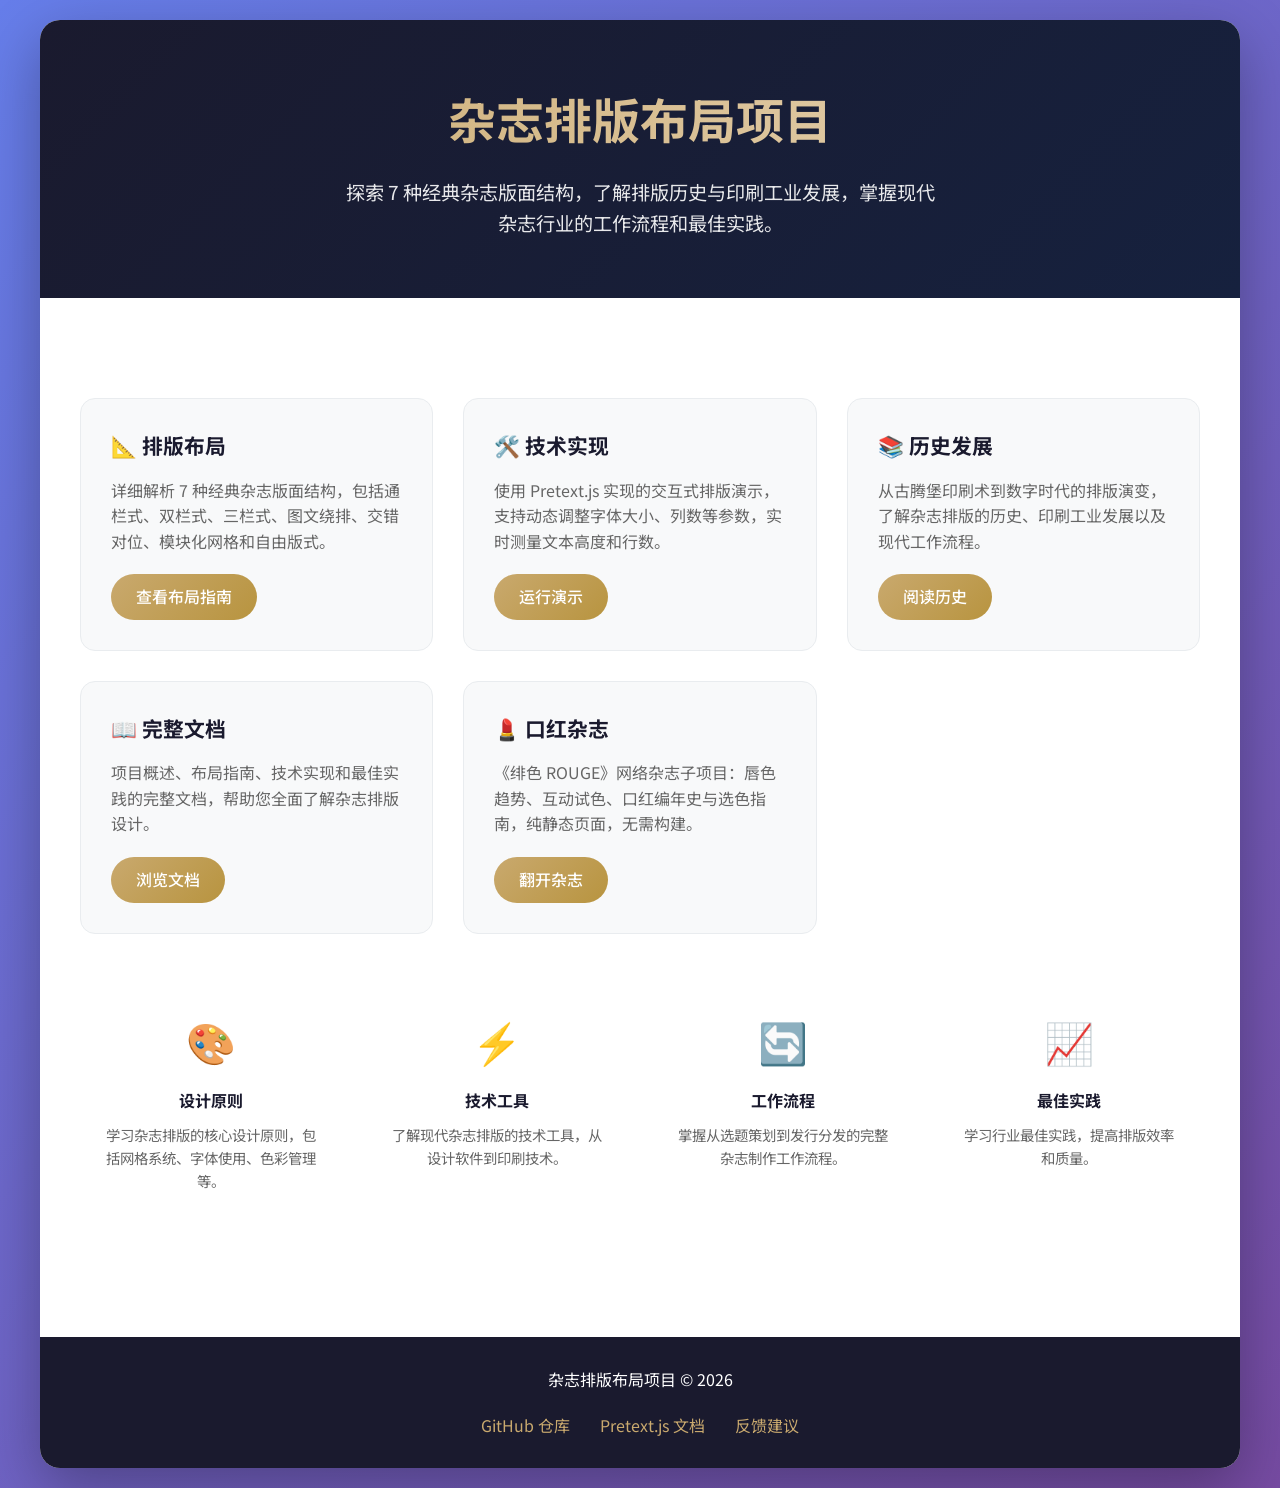
<file: index.html>
<!DOCTYPE html>
<html lang="zh-CN">
<head>
    <meta charset="UTF-8">
    <meta name="viewport" content="width=device-width, initial-scale=1.0">
    <title>杂志排版布局项目</title>
    <style>
        * {
            margin: 0;
            padding: 0;
            box-sizing: border-box;
        }
        
        body {
            font-family: 'Noto Sans SC', -apple-system, BlinkMacSystemFont, 'Segoe UI', Roboto, sans-serif;
            line-height: 1.6;
            color: #333;
            background: linear-gradient(135deg, #667eea 0%, #764ba2 100%);
            min-height: 100vh;
            padding: 20px;
        }
        
        .container {
            max-width: 1200px;
            margin: 0 auto;
            background: white;
            border-radius: 20px;
            box-shadow: 0 20px 60px rgba(0,0,0,0.3);
            overflow: hidden;
        }
        
        header {
            background: linear-gradient(135deg, #1a1a2e 0%, #16213e 100%);
            color: white;
            padding: 60px 40px;
            text-align: center;
        }
        
        h1 {
            font-size: 3rem;
            margin-bottom: 20px;
            font-weight: 700;
            background: linear-gradient(to right, #c9a96e, #e8d5b7);
            -webkit-background-clip: text;
            -webkit-text-fill-color: transparent;
            background-clip: text;
        }
        
        .subtitle {
            font-size: 1.2rem;
            opacity: 0.9;
            max-width: 600px;
            margin: 0 auto;
        }
        
        .content {
            padding: 60px 40px;
        }
        
        .grid {
            display: grid;
            grid-template-columns: repeat(auto-fit, minmax(300px, 1fr));
            gap: 30px;
            margin-top: 40px;
        }
        
        .card {
            background: #f8f9fa;
            border-radius: 15px;
            padding: 30px;
            transition: transform 0.3s ease, box-shadow 0.3s ease;
            border: 1px solid #e9ecef;
        }
        
        .card:hover {
            transform: translateY(-5px);
            box-shadow: 0 10px 30px rgba(0,0,0,0.1);
        }
        
        .card h3 {
            color: #1a1a2e;
            margin-bottom: 15px;
            font-size: 1.3rem;
            display: flex;
            align-items: center;
            gap: 10px;
        }
        
        .card p {
            color: #666;
            margin-bottom: 20px;
            line-height: 1.6;
        }
        
        .btn {
            display: inline-block;
            padding: 10px 25px;
            background: linear-gradient(135deg, #c9a96e 0%, #b8943f 100%);
            color: white;
            text-decoration: none;
            border-radius: 25px;
            font-weight: 500;
            transition: background 0.3s ease;
        }
        
        .btn:hover {
            background: linear-gradient(135deg, #b8943f 0%, #a6832e 100%);
        }
        
        .features {
            display: grid;
            grid-template-columns: repeat(auto-fit, minmax(250px, 1fr));
            gap: 25px;
            margin-top: 50px;
        }
        
        .feature {
            text-align: center;
            padding: 25px;
        }
        
        .feature-icon {
            font-size: 2.5rem;
            margin-bottom: 15px;
        }
        
        .feature h4 {
            color: #1a1a2e;
            margin-bottom: 10px;
        }
        
        .feature p {
            color: #666;
            font-size: 0.9rem;
        }
        
        footer {
            background: #1a1a2e;
            color: white;
            text-align: center;
            padding: 30px;
            margin-top: 60px;
        }
        
        .footer-links {
            display: flex;
            justify-content: center;
            gap: 30px;
            margin-top: 20px;
        }
        
        .footer-links a {
            color: #c9a96e;
            text-decoration: none;
            transition: color 0.3s ease;
        }
        
        .footer-links a:hover {
            color: #e8d5b7;
        }
        
        @media (max-width: 768px) {
            header {
                padding: 40px 20px;
            }
            
            h1 {
                font-size: 2rem;
            }
            
            .content {
                padding: 40px 20px;
            }
            
            .grid {
                grid-template-columns: 1fr;
            }
        }
    </style>
    <link href="https://fonts.googleapis.com/css2?family=Noto+Sans+SC:wght@300;400;500;700&display=swap" rel="stylesheet">
</head>
<body>
    <div class="container">
        <header>
            <h1>杂志排版布局项目</h1>
            <p class="subtitle">探索 7 种经典杂志版面结构，了解排版历史与印刷工业发展，掌握现代杂志行业的工作流程和最佳实践。</p>
        </header>
        
        <div class="content">
            <div class="grid">
                <div class="card">
                    <h3>📐 排版布局</h3>
                    <p>详细解析 7 种经典杂志版面结构，包括通栏式、双栏式、三栏式、图文绕排、交错对位、模块化网格和自由版式。</p>
                    <a href="layout.md" class="btn">查看布局指南</a>
                </div>
                
                <div class="card">
                    <h3>🛠️ 技术实现</h3>
                    <p>使用 Pretext.js 实现的交互式排版演示，支持动态调整字体大小、列数等参数，实时测量文本高度和行数。</p>
                    <a href="magazine-pretext.html" class="btn">运行演示</a>
                </div>
                
                <div class="card">
                    <h3>📚 历史发展</h3>
                    <p>从古腾堡印刷术到数字时代的排版演变，了解杂志排版的历史、印刷工业发展以及现代工作流程。</p>
                    <a href="magazine-history.md" class="btn">阅读历史</a>
                </div>
                
                <div class="card">
                    <h3>📖 完整文档</h3>
                    <p>项目概述、布局指南、技术实现和最佳实践的完整文档，帮助您全面了解杂志排版设计。</p>
                    <a href="docs.md" class="btn">浏览文档</a>
                </div>

                <div class="card">
                    <h3>💄 口红杂志</h3>
                    <p>《绯色 ROUGE》网络杂志子项目：唇色趋势、互动试色、口红编年史与选色指南，纯静态页面，无需构建。</p>
                    <a href="lipstick-magazine/index.html" class="btn">翻开杂志</a>
                </div>
            </div>
            
            <div class="features">
                <div class="feature">
                    <div class="feature-icon">🎨</div>
                    <h4>设计原则</h4>
                    <p>学习杂志排版的核心设计原则，包括网格系统、字体使用、色彩管理等。</p>
                </div>
                
                <div class="feature">
                    <div class="feature-icon">⚡</div>
                    <h4>技术工具</h4>
                    <p>了解现代杂志排版的技术工具，从设计软件到印刷技术。</p>
                </div>
                
                <div class="feature">
                    <div class="feature-icon">🔄</div>
                    <h4>工作流程</h4>
                    <p>掌握从选题策划到发行分发的完整杂志制作工作流程。</p>
                </div>
                
                <div class="feature">
                    <div class="feature-icon">📈</div>
                    <h4>最佳实践</h4>
                    <p>学习行业最佳实践，提高排版效率和质量。</p>
                </div>
            </div>
        </div>
        
        <footer>
            <p>杂志排版布局项目 © 2026</p>
            <div class="footer-links">
                <a href="https://github.com/ZeroMarker/magazine">GitHub 仓库</a>
                <a href="pretext.md">Pretext.js 文档</a>
                <a href="https://github.com/ZeroMarker/magazine/issues">反馈建议</a>
            </div>
        </footer>
    </div>
</body>
</html>
</file>
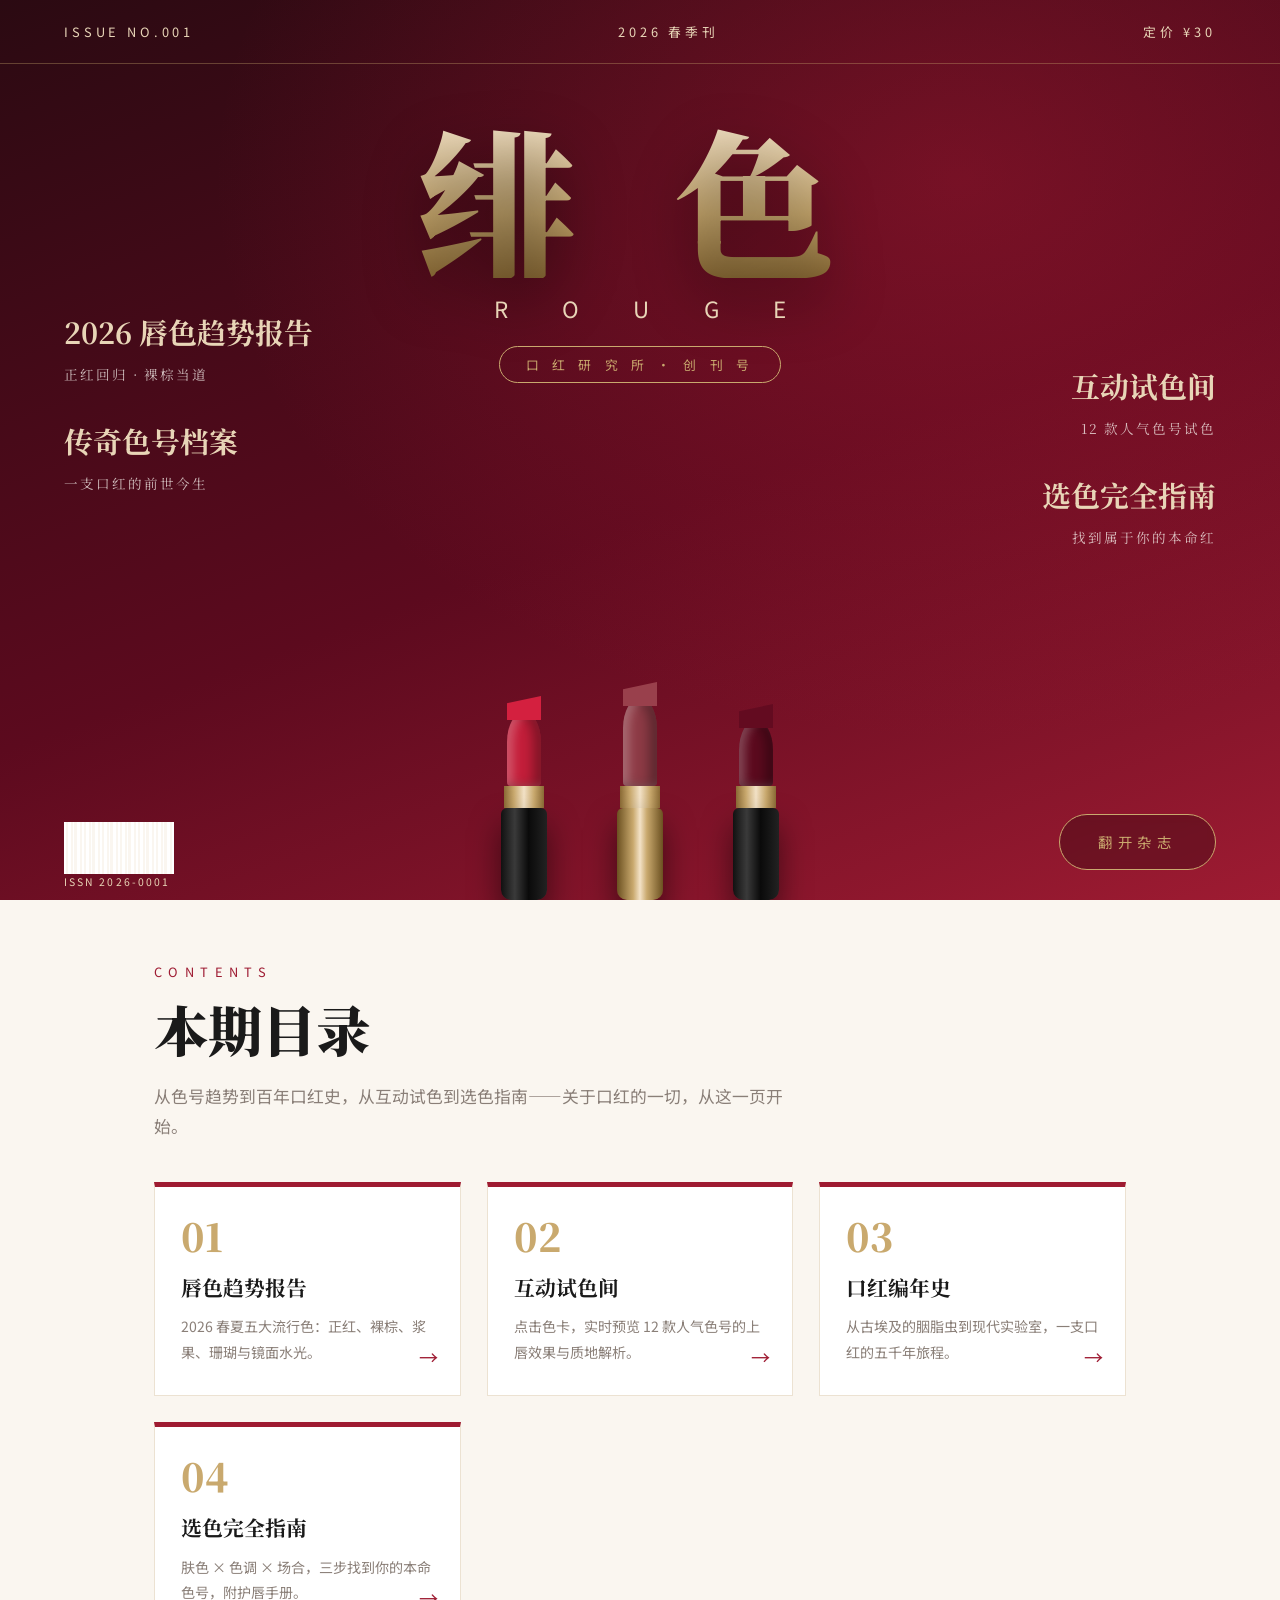
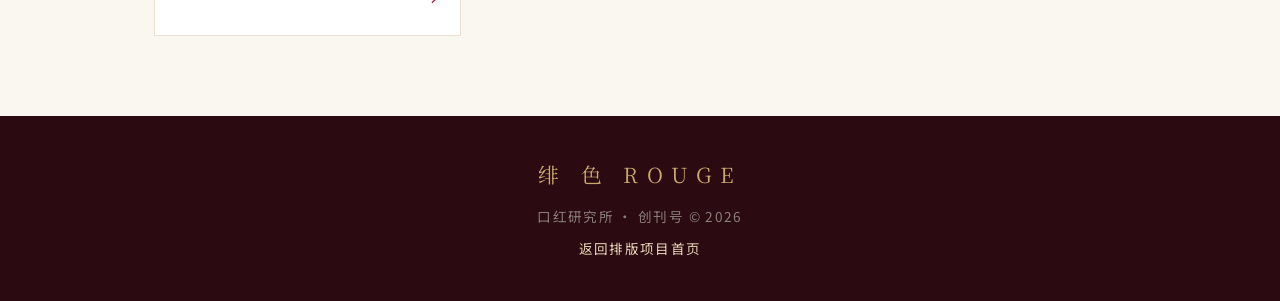
<file: lipstick-magazine/index.html>
<!DOCTYPE html>
<html lang="zh-CN">
<head>
<meta charset="UTF-8">
<meta name="viewport" content="width=device-width, initial-scale=1.0">
<title>绯色 ROUGE · 口红杂志 | 创刊号</title>
<link rel="stylesheet" href="css/style.css">
<link href="https://fonts.googleapis.com/css2?family=Noto+Serif+SC:wght@400;700;900&family=Noto+Sans+SC:wght@300;400;500;700&display=swap" rel="stylesheet">
<style>
  /* ---------- 封面 ---------- */
  .cover {
    min-height: 100vh;
    background:
      radial-gradient(ellipse at 75% 20%, rgba(196,30,58,.35), transparent 55%),
      linear-gradient(160deg, #2b0a12 0%, #5c0a1e 55%, #9e1b32 100%);
    color: var(--cream);
    display: flex;
    flex-direction: column;
    position: relative;
    overflow: hidden;
  }

  .cover-top {
    display: flex;
    justify-content: space-between;
    padding: 20px 5vw;
    font-size: 0.8rem;
    letter-spacing: 0.3em;
    color: var(--gold-light);
    border-bottom: 1px solid rgba(201,169,110,.35);
  }

  .cover-title {
    text-align: center;
    padding: 6vh 5vw 0;
  }

  .cover-title h1 {
    font-family: var(--serif);
    font-size: clamp(4rem, 14vw, 10rem);
    font-weight: 900;
    letter-spacing: 0.18em;
    line-height: 1;
    background: linear-gradient(to bottom, #f3e2c7, var(--gold) 60%, #8a6a35);
    -webkit-background-clip: text;
    background-clip: text;
    -webkit-text-fill-color: transparent;
    text-shadow: 0 20px 60px rgba(0,0,0,.4);
  }

  .cover-title .en {
    letter-spacing: 1.1em;
    text-indent: 1.1em;
    color: var(--gold-light);
    font-size: clamp(0.9rem, 2.4vw, 1.4rem);
    margin-top: 10px;
  }

  .cover-title .issue {
    margin-top: 18px;
    display: inline-block;
    border: 1px solid var(--gold);
    padding: 6px 26px;
    font-size: 0.8rem;
    letter-spacing: 0.4em;
    color: var(--gold);
    border-radius: 999px;
  }

  /* CSS 口红 */
  .lipstick-stage {
    flex: 1;
    display: flex;
    align-items: flex-end;
    justify-content: center;
    gap: clamp(20px, 6vw, 70px);
    padding: 40px 5vw 0;
    min-height: 300px;
  }

  .lipstick { display: flex; flex-direction: column; align-items: center; transition: transform .4s ease; }
  .lipstick:hover { transform: translateY(-14px); }

  .bullet {
    width: 34px;
    height: 74px;
    border-radius: 17px 17px 4px 4px / 30px 30px 4px 4px;
    position: relative;
    box-shadow: inset -8px 0 12px rgba(0,0,0,.35), inset 6px 0 10px rgba(255,255,255,.25);
  }
  .bullet::after { /* 斜切膏体尖 */
    content: '';
    position: absolute;
    top: -16px; left: 0;
    width: 34px; height: 24px;
    background: inherit;
    clip-path: polygon(0 100%, 0 30%, 100% 0, 100% 100%);
    filter: brightness(1.08);
  }

  .ferrule { width: 40px; height: 22px; background: linear-gradient(to right, #8a6a35, var(--gold), #f3e2c7, var(--gold), #8a6a35); }
  .case {
    width: 46px; height: 92px;
    background: linear-gradient(to right, #111, #3a3a3a 30%, #0a0a0a 60%, #222);
    border-radius: 6px 6px 10px 10px;
    box-shadow: 0 18px 30px rgba(0,0,0,.5);
  }
  .case.gold { background: linear-gradient(to right, #6b5020, var(--gold) 35%, #f3e2c7 50%, var(--gold) 65%, #6b5020); }

  .lipstick:nth-child(2) { animation: float 5s ease-in-out infinite; }
  @keyframes float { 50% { transform: translateY(-10px); } }

  /* 封面标语（cover lines） */
  .cover-lines {
    position: absolute;
    font-family: var(--serif);
    text-align: left;
  }
  .cl-left { left: 5vw; top: 34%; }
  .cl-right { right: 5vw; top: 40%; text-align: right; }
  .cover-lines h3 { font-size: clamp(1.1rem, 2.6vw, 1.8rem); color: var(--gold-light); font-weight: 700; }
  .cover-lines p { font-size: 0.85rem; color: rgba(250,246,240,.75); letter-spacing: 0.15em; margin-top: 4px; }

  /* 条形码 */
  .barcode {
    position: absolute;
    bottom: 26px; left: 5vw;
    width: 110px; height: 52px;
    background: repeating-linear-gradient(to right,
      #fff 0 2px, transparent 2px 4px, #fff 4px 7px, transparent 7px 9px,
      #fff 9px 10px, transparent 10px 13px, #fff 13px 16px, transparent 16px 18px);
    background-color: var(--cream);
    padding: 6px;
  }
  .barcode small { position: absolute; bottom: -18px; left: 0; color: var(--gold-light); font-size: 0.65rem; letter-spacing: 0.2em; }

  .enter-btn {
    position: absolute;
    bottom: 30px; right: 5vw;
    padding: 14px 38px;
    border: 1px solid var(--gold);
    color: var(--gold);
    text-decoration: none;
    letter-spacing: 0.4em;
    font-size: 0.9rem;
    border-radius: 999px;
    transition: all .35s;
    background: rgba(0,0,0,.25);
    backdrop-filter: blur(4px);
  }
  .enter-btn:hover { background: var(--gold); color: var(--deep); box-shadow: 0 0 40px rgba(201,169,110,.5); }

  @media (max-width: 760px) {
    .cover-lines { display: none; }
  }

  /* ---------- 目录 ---------- */
  .toc { background: var(--cream); }
  .toc-grid {
    display: grid;
    grid-template-columns: repeat(auto-fit, minmax(230px, 1fr));
    gap: 26px;
    margin-top: 40px;
  }
  .toc-card {
    background: #fff;
    border: 1px solid #ece2d2;
    border-top: 5px solid var(--rouge);
    padding: 30px 26px;
    text-decoration: none;
    color: var(--ink);
    transition: opacity .7s ease, transform .3s, box-shadow .3s;
    position: relative;
  }
  .toc-card:hover { transform: translateY(-8px); box-shadow: 0 16px 40px rgba(92,10,30,.15); }
  .toc-card .num {
    font-family: var(--serif);
    font-size: 2.4rem;
    font-weight: 900;
    color: var(--gold);
    line-height: 1;
  }
  .toc-card h3 { font-family: var(--serif); font-size: 1.3rem; margin: 14px 0 8px; }
  .toc-card p { font-size: 0.88rem; color: var(--grey); }
  .toc-card .arrow { position: absolute; right: 22px; bottom: 20px; color: var(--rouge); font-size: 1.2rem; }
</style>
<noscript><style>.reveal{opacity:1;transform:none}</style></noscript>
</head>
<body>

<!-- ================= 封面 ================= -->
<section class="cover">
  <div class="cover-top">
    <span>ISSUE NO.001</span>
    <span>2026 春季刊</span>
    <span>定价 ¥30</span>
  </div>

  <div class="cover-title">
    <h1>绯 色</h1>
    <div class="en">R O U G E</div>
    <div class="issue">口 红 研 究 所 · 创 刊 号</div>
  </div>

  <div class="cover-lines cl-left">
    <h3>2026 唇色趋势报告</h3>
    <p>正红回归 · 裸棕当道</p>
    <br>
    <h3>传奇色号档案</h3>
    <p>一支口红的前世今生</p>
  </div>
  <div class="cover-lines cl-right">
    <h3>互动试色间</h3>
    <p>12 款人气色号试色</p>
    <br>
    <h3>选色完全指南</h3>
    <p>找到属于你的本命红</p>
  </div>

  <div class="lipstick-stage">
    <div class="lipstick">
      <div class="bullet" style="background:#c41e3a"></div>
      <div class="ferrule"></div>
      <div class="case"></div>
    </div>
    <div class="lipstick">
      <div class="bullet" style="background:#8e3b46; height:88px"></div>
      <div class="ferrule"></div>
      <div class="case gold"></div>
    </div>
    <div class="lipstick">
      <div class="bullet" style="background:#5c0a1e; height:66px"></div>
      <div class="ferrule"></div>
      <div class="case"></div>
    </div>
  </div>

  <div class="barcode"><small>ISSN 2026-0001</small></div>
  <a class="enter-btn" href="#toc">翻开杂志</a>
</section>

<!-- ================= 目录 ================= -->
<section class="toc page" id="toc">
  <p class="kicker">CONTENTS</p>
  <h2 class="headline">本期目录</h2>
  <p class="dek">从色号趋势到百年口红史，从互动试色到选色指南——关于口红的一切，从这一页开始。</p>

  <div class="toc-grid">
    <a class="toc-card reveal" href="pages/trends.html">
      <div class="num">01</div>
      <h3>唇色趋势报告</h3>
      <p>2026 春夏五大流行色：正红、裸棕、浆果、珊瑚与镜面水光。</p>
      <span class="arrow">→</span>
    </a>
    <a class="toc-card reveal" href="pages/swatches.html">
      <div class="num">02</div>
      <h3>互动试色间</h3>
      <p>点击色卡，实时预览 12 款人气色号的上唇效果与质地解析。</p>
      <span class="arrow">→</span>
    </a>
    <a class="toc-card reveal" href="pages/history.html">
      <div class="num">03</div>
      <h3>口红编年史</h3>
      <p>从古埃及的胭脂虫到现代实验室，一支口红的五千年旅程。</p>
      <span class="arrow">→</span>
    </a>
    <a class="toc-card reveal" href="pages/guide.html">
      <div class="num">04</div>
      <h3>选色完全指南</h3>
      <p>肤色 × 色调 × 场合，三步找到你的本命色号，附护唇手册。</p>
      <span class="arrow">→</span>
    </a>
  </div>
</section>

<footer>
  <div class="foot-logo">绯 色 ROUGE</div>
  <p>口红研究所 · 创刊号 © 2026</p>
  <p style="margin-top:8px"><a href="../index.html">返回排版项目首页</a></p>
</footer>

<script src="js/main.js"></script>
</body>
</html>
</file>
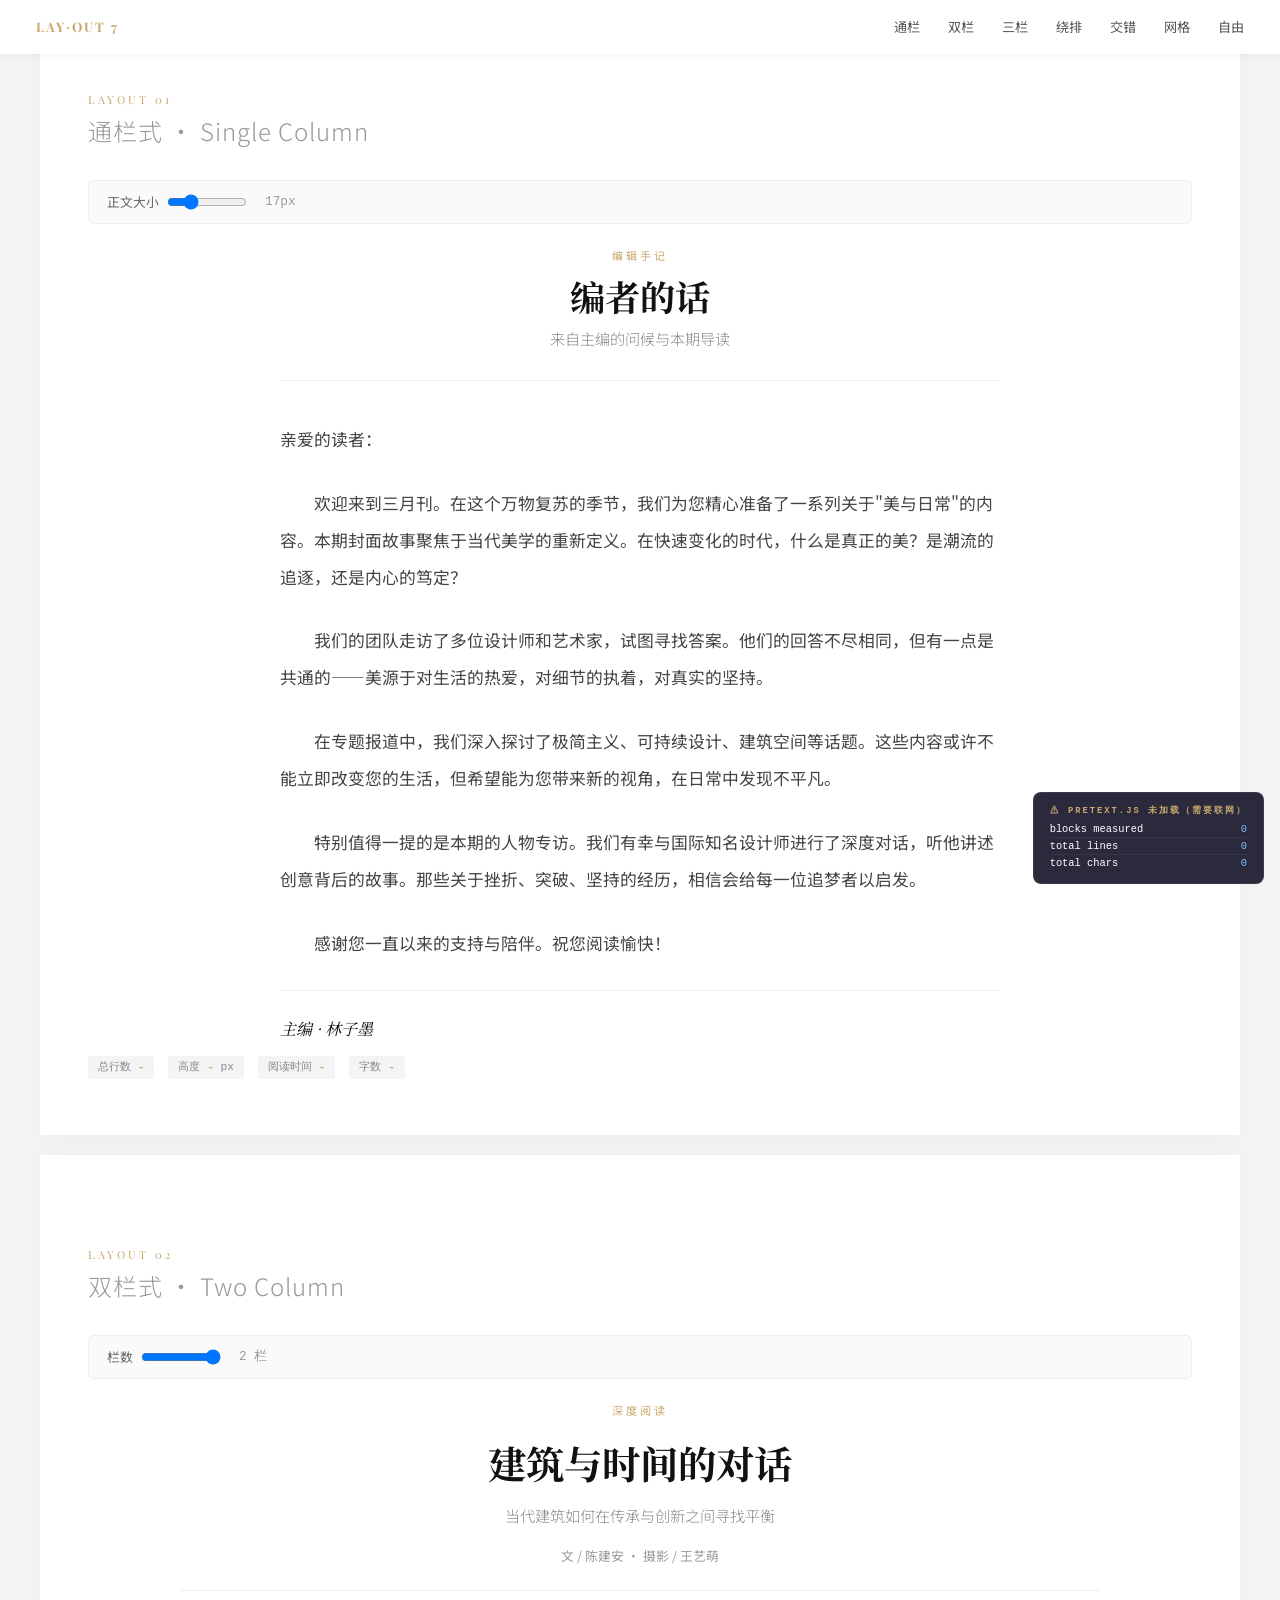
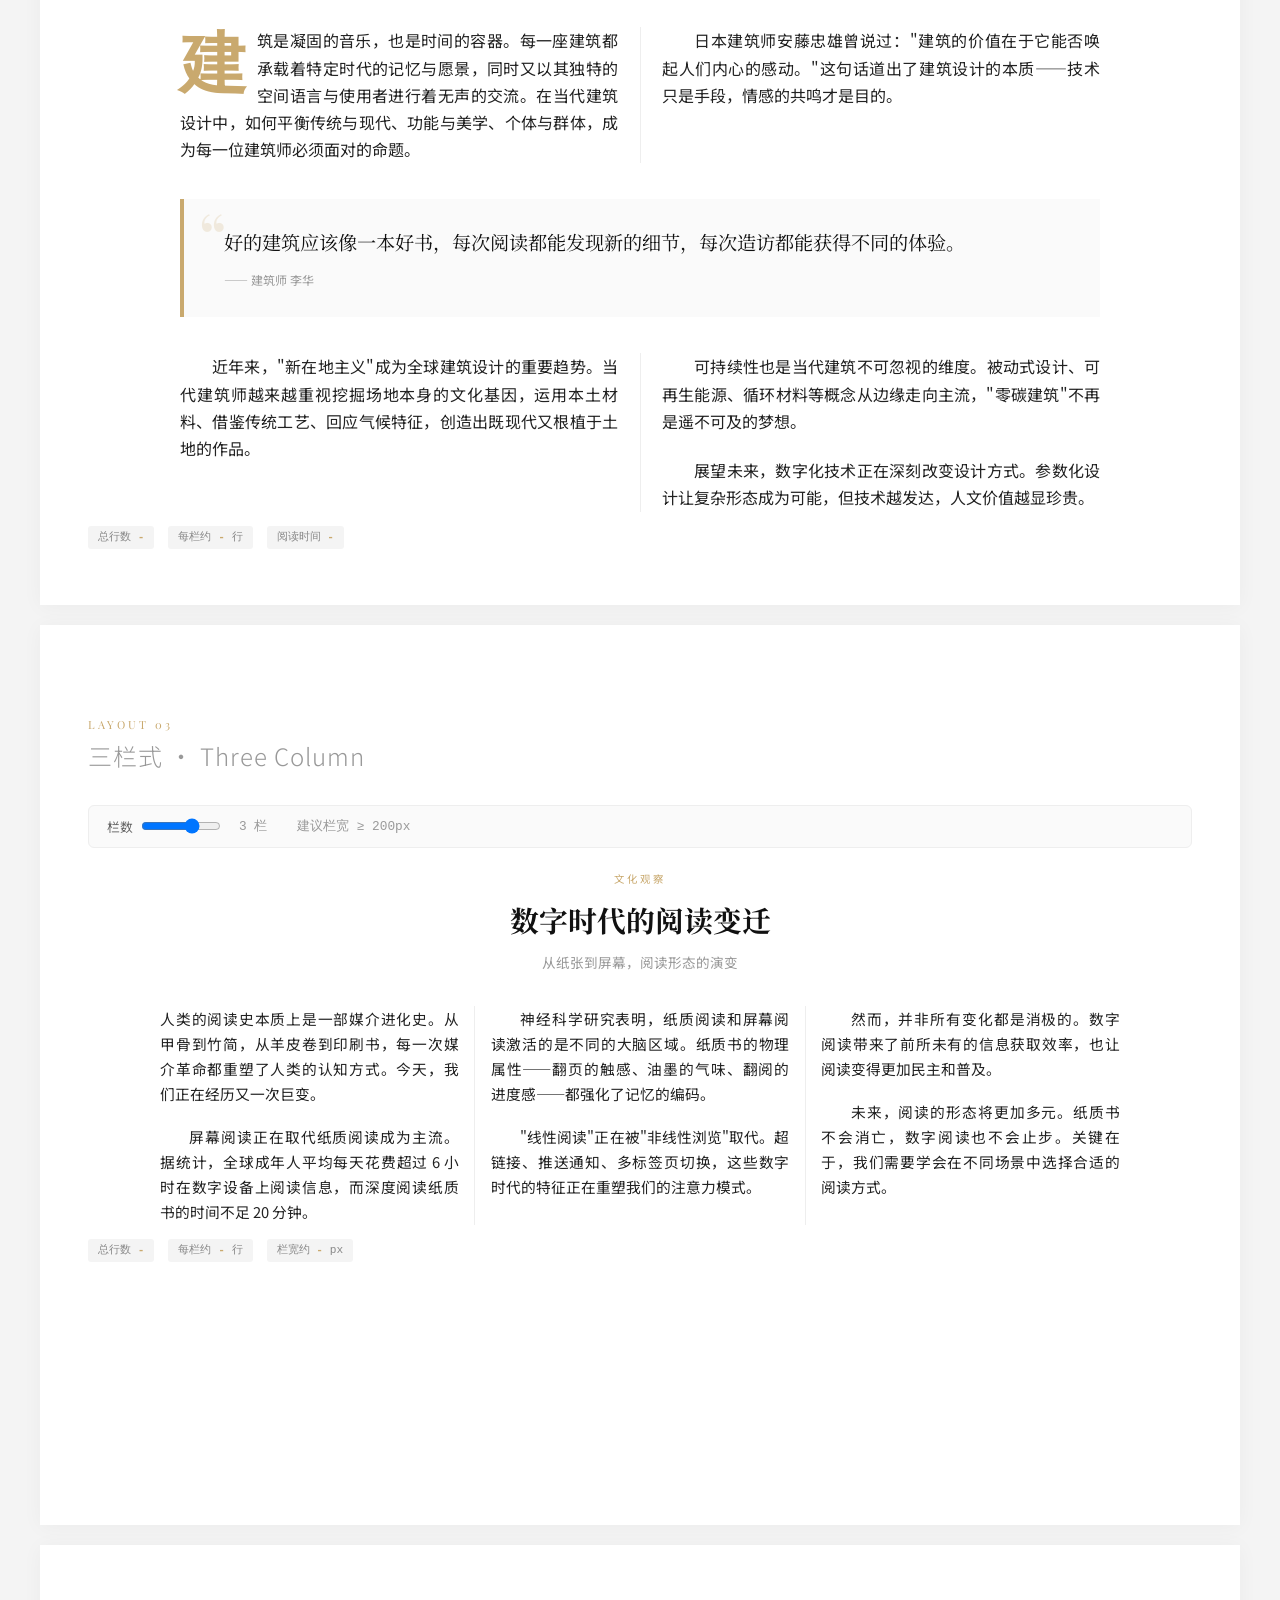
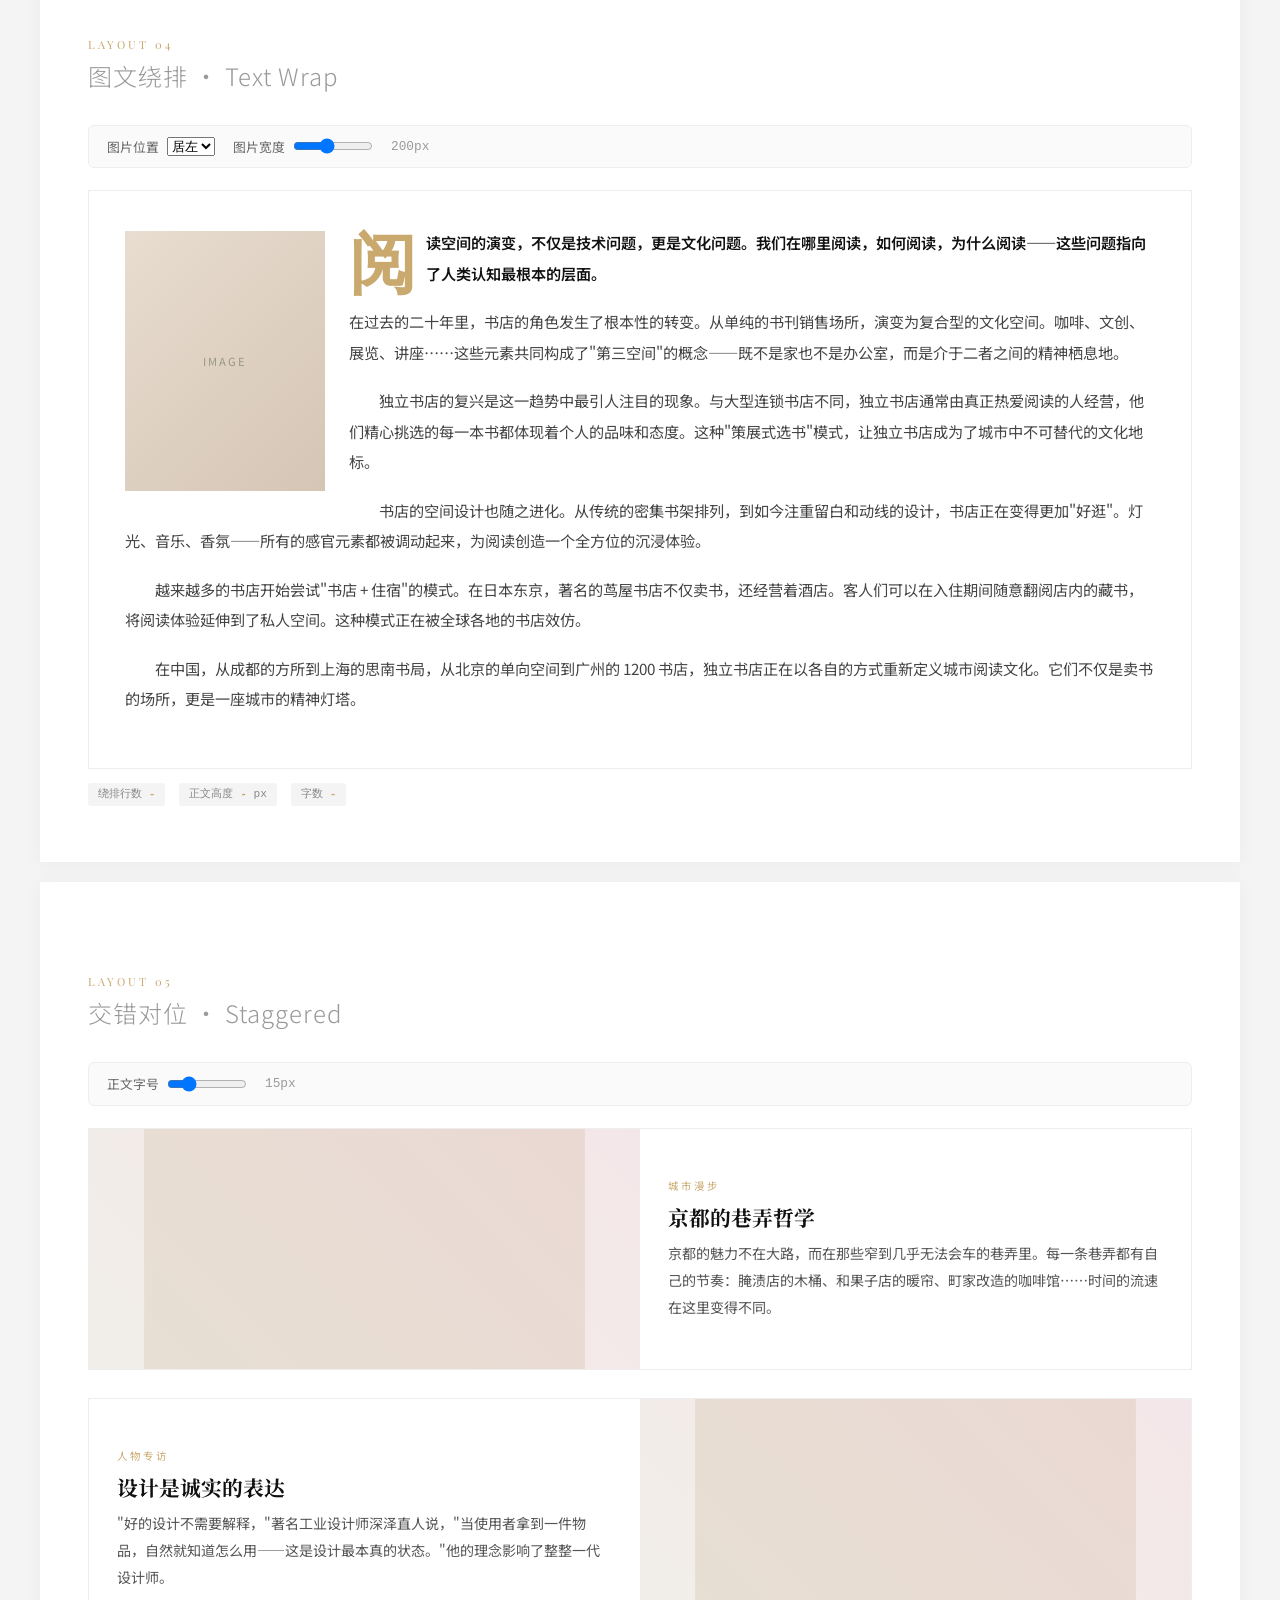
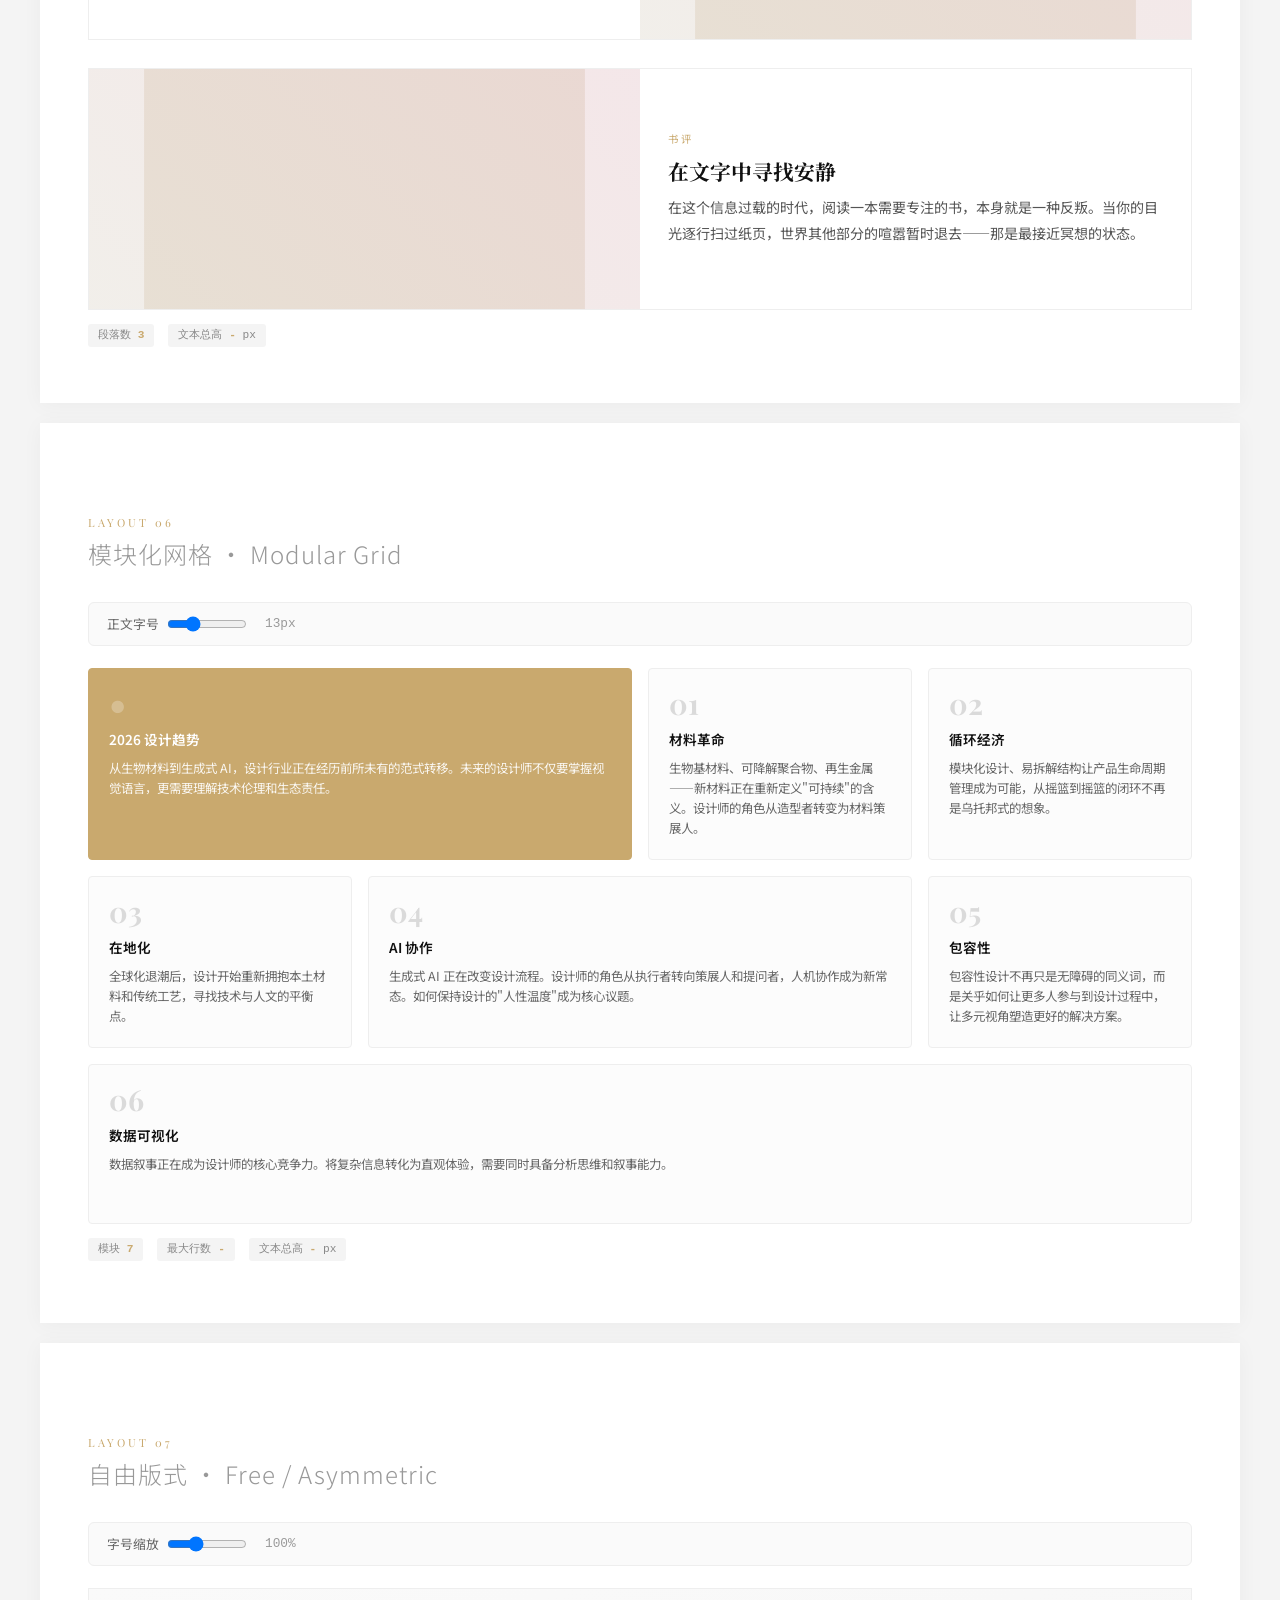
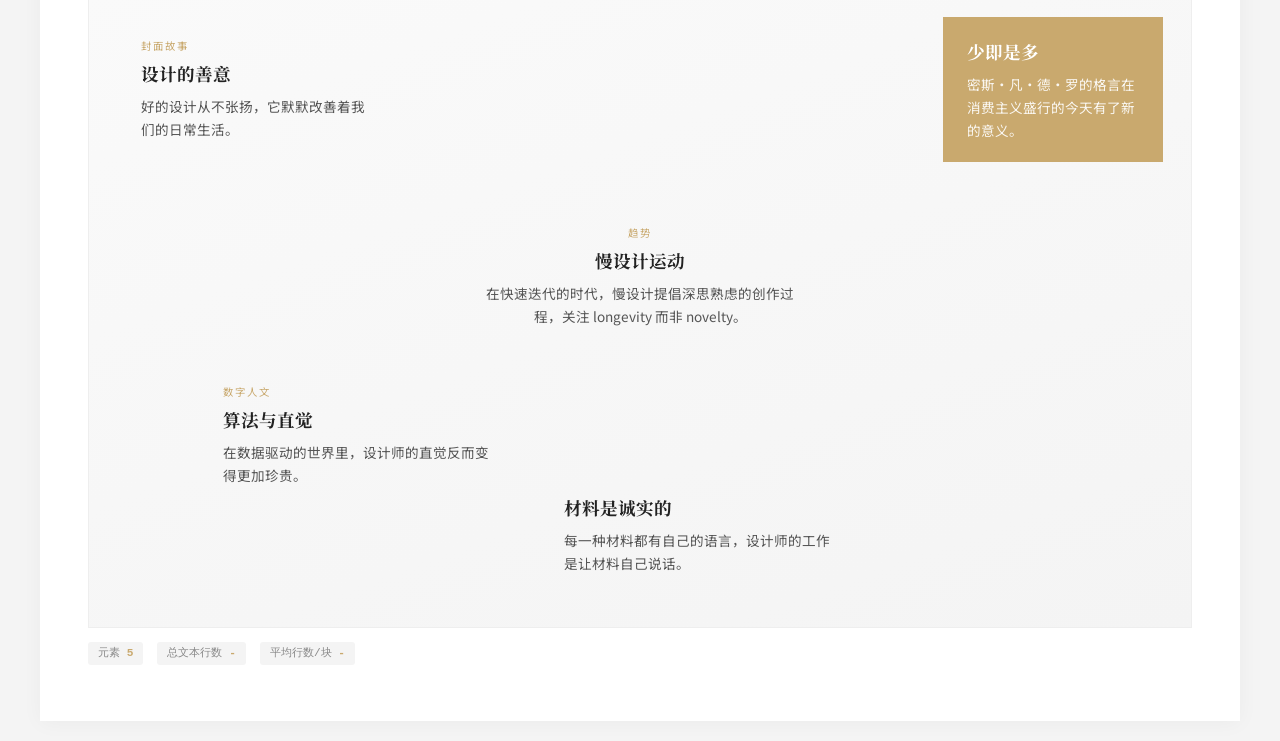
<file: magazine-pretext.html>
<!DOCTYPE html>
<html lang="zh-CN">
<head>
<meta charset="UTF-8">
<meta name="viewport" content="width=device-width, initial-scale=1.0">
<title>杂志排版布局 7 式 — Pretext 驱动</title>
<link href="https://fonts.googleapis.com/css2?family=Noto+Serif+SC:wght@400;600;700;900&family=Noto+Sans+SC:wght@300;400;500;700&family=Playfair+Display:ital,wght@0,400;0,700;1,400&display=swap" rel="stylesheet">
<link rel="stylesheet" href="css/magazine-pretext.css">
</head>
<body>

<nav>
  <h1 class="br">LAY·OUT 7</h1>
  <a href="#s1">通栏</a>
  <a href="#s2">双栏</a>
  <a href="#s3">三栏</a>
  <a href="#s4">绕排</a>
  <a href="#s5">交错</a>
  <a href="#s6">网格</a>
  <a href="#s7">自由</a>
</nav>

<!-- ════════════════════════════════════════════════
     1. 通栏式
     ════════════════════════════════════════════════ -->
<section class="sc" id="s1">
  <div class="sl">Layout 01</div>
  <h2 class="st">通栏式 · Single Column</h2>
  <div class="hud">
    <label>正文大小 <input type="range" id="s1fs" min="14" max="26" value="17" step="1"></label>
    <span class="v" id="s1fsv">17px</span>
  </div>
  <div class="col1">
    <header class="col1-hdr">
      <div class="col1-cat">编辑手记</div>
      <h3 class="col1-h1">编者的话</h3>
      <p class="col1-sub">来自主编的问候与本期导读</p>
    </header>
    <div class="col1-body" id="s1body">
      <p>亲爱的读者：</p>
      <p>欢迎来到三月刊。在这个万物复苏的季节，我们为您精心准备了一系列关于"美与日常"的内容。本期封面故事聚焦于当代美学的重新定义。在快速变化的时代，什么是真正的美？是潮流的追逐，还是内心的笃定？</p>
      <p>我们的团队走访了多位设计师和艺术家，试图寻找答案。他们的回答不尽相同，但有一点是共通的——美源于对生活的热爱，对细节的执着，对真实的坚持。</p>
      <p>在专题报道中，我们深入探讨了极简主义、可持续设计、建筑空间等话题。这些内容或许不能立即改变您的生活，但希望能为您带来新的视角，在日常中发现不平凡。</p>
      <p>特别值得一提的是本期的人物专访。我们有幸与国际知名设计师进行了深度对话，听他讲述创意背后的故事。那些关于挫折、突破、坚持的经历，相信会给每一位追梦者以启发。</p>
      <p>感谢您一直以来的支持与陪伴。祝您阅读愉快！</p>
    </div>
    <div style="margin-top:28px;padding-top:24px;border-top:1px solid #eee;font-family:'Noto Serif SC',serif;font-style:italic;color:#111">主编 · 林子墨</div>
  </div>
  <div class="pill" id="s1pill">
    <span>总行数 <b id="s1lc">-</b></span>
    <span>高度 <b id="s1ht">-</b> px</span>
    <span>阅读时间 <b id="s1rt">-</b></span>
    <span>字数 <b id="s1ch">-</b></span>
  </div>
</section>

<!-- ════════════════════════════════════════════════
     2. 双栏式
     ════════════════════════════════════════════════ -->
<section class="sc" id="s2">
  <div class="sl">Layout 02</div>
  <h2 class="st">双栏式 · Two Column</h2>
  <div class="hud">
    <label>栏数 <input type="range" id="s2col" min="1" max="2" value="2" step="1"></label>
    <span class="v" id="s2colv">2 栏</span>
  </div>
  <div style="max-width:920px;margin:0 auto">
    <header style="text-align:center;margin-bottom:36px;padding-bottom:24px;border-bottom:1px solid #eee">
      <div style="font-size:.7rem;letter-spacing:3px;text-transform:uppercase;color:#c9a96e;margin-bottom:10px">深度阅读</div>
      <h3 style="font-family:'Noto Serif SC',serif;font-size:2.4rem;font-weight:700;color:#111;margin-bottom:8px">建筑与时间的对话</h3>
      <p style="font-size:.95rem;color:#888;font-weight:300">当代建筑如何在传承与创新之间寻找平衡</p>
      <div style="margin-top:16px;font-size:.8rem;color:#999">文 / 陈建安 · 摄影 / 王艺萌</div>
    </header>
    <div class="two-wrap" id="s2wrap" style="column-count:2">
      <p class="two-p dc">建筑是凝固的音乐，也是时间的容器。每一座建筑都承载着特定时代的记忆与愿景，同时又以其独特的空间语言与使用者进行着无声的交流。在当代建筑设计中，如何平衡传统与现代、功能与美学、个体与群体，成为每一位建筑师必须面对的命题。</p>
      <p class="two-p">日本建筑师安藤忠雄曾说过："建筑的价值在于它能否唤起人们内心的感动。"这句话道出了建筑设计的本质——技术只是手段，情感的共鸣才是目的。</p>
      <blockquote class="pq">
        好的建筑应该像一本好书，每次阅读都能发现新的细节，每次造访都能获得不同的体验。
        <cite>—— 建筑师 李华</cite>
      </blockquote>
      <p class="two-p">近年来，"新在地主义"成为全球建筑设计的重要趋势。当代建筑师越来越重视挖掘场地本身的文化基因，运用本土材料、借鉴传统工艺、回应气候特征，创造出既现代又根植于土地的作品。</p>
      <p class="two-p">可持续性也是当代建筑不可忽视的维度。被动式设计、可再生能源、循环材料等概念从边缘走向主流，"零碳建筑"不再是遥不可及的梦想。</p>
      <p class="two-p">展望未来，数字化技术正在深刻改变设计方式。参数化设计让复杂形态成为可能，但技术越发达，人文价值越显珍贵。</p>
    </div>
  </div>
  <div class="pill" id="s2pill">
    <span>总行数 <b id="s2lc">-</b></span>
    <span>每栏约 <b id="s2ppc">-</b> 行</span>
    <span>阅读时间 <b id="s2rt">-</b></span>
  </div>
</section>

<!-- ════════════════════════════════════════════════
     3. 三栏式
     ════════════════════════════════════════════════ -->
<section class="sc" id="s3">
  <div class="sl">Layout 03</div>
  <h2 class="st">三栏式 · Three Column</h2>
  <div class="hud">
    <label>栏数 <input type="range" id="s3col" min="1" max="4" value="3" step="1"></label>
    <span class="v" id="s3colv">3 栏</span>
    <span style="font-family:monospace;color:#999">建议栏宽 ≥ 200px</span>
  </div>
  <div style="max-width:960px;margin:0 auto">
    <div class="three-hdr">
      <div class="three-cat">文化观察</div>
      <h3 class="three-h1">数字时代的阅读变迁</h3>
      <p style="font-size:.85rem;color:#999">从纸张到屏幕，阅读形态的演变</p>
    </div>
    <div class="three-wrap" id="s3wrap" style="column-count:3">
      <p class="three-p">人类的阅读史本质上是一部媒介进化史。从甲骨到竹简，从羊皮卷到印刷书，每一次媒介革命都重塑了人类的认知方式。今天，我们正在经历又一次巨变。</p>
      <p class="three-p">屏幕阅读正在取代纸质阅读成为主流。据统计，全球成年人平均每天花费超过 6 小时在数字设备上阅读信息，而深度阅读纸质书的时间不足 20 分钟。</p>
      <p class="three-p">神经科学研究表明，纸质阅读和屏幕阅读激活的是不同的大脑区域。纸质书的物理属性——翻页的触感、油墨的气味、翻阅的进度感——都强化了记忆的编码。</p>
      <p class="three-p">"线性阅读"正在被"非线性浏览"取代。超链接、推送通知、多标签页切换，这些数字时代的特征正在重塑我们的注意力模式。</p>
      <p class="three-p">然而，并非所有变化都是消极的。数字阅读带来了前所未有的信息获取效率，也让阅读变得更加民主和普及。</p>
      <p class="three-p">未来，阅读的形态将更加多元。纸质书不会消亡，数字阅读也不会止步。关键在于，我们需要学会在不同场景中选择合适的阅读方式。</p>
    </div>
  </div>
  <div class="pill" id="s3pill">
    <span>总行数 <b id="s3lc">-</b></span>
    <span>每栏约 <b id="s3ppc">-</b> 行</span>
    <span>栏宽约 <b id="s3cw">-</b> px</span>
  </div>
</section>

<!-- ════════════════════════════════════════════════
     4. 图文绕排
     ════════════════════════════════════════════════ -->
<section class="sc" id="s4">
  <div class="sl">Layout 04</div>
  <h2 class="st">图文绕排 · Text Wrap</h2>
  <div class="hud">
    <label>图片位置 <select id="s4side">
      <option value="left">居左</option>
      <option value="right">居右</option>
    </select></label>
    <label>图片宽度 <input type="range" id="s4w" min="120" max="320" value="200" step="10"></label>
    <span class="v" id="s4wv">200px</span>
  </div>
  <div class="wrap" id="s4wrap">
    <div class="wrap-img" id="s4img">IMAGE</div>
    <p class="wrap-p dc" style="font-weight:600;text-indent:0;color:#111">阅读空间的演变，不仅是技术问题，更是文化问题。我们在哪里阅读，如何阅读，为什么阅读——这些问题指向了人类认知最根本的层面。</p>
    <div id="s4body">
      <p class="wrap-p">在过去的二十年里，书店的角色发生了根本性的转变。从单纯的书刊销售场所，演变为复合型的文化空间。咖啡、文创、展览、讲座……这些元素共同构成了"第三空间"的概念——既不是家也不是办公室，而是介于二者之间的精神栖息地。</p>
      <p class="wrap-p">独立书店的复兴是这一趋势中最引人注目的现象。与大型连锁书店不同，独立书店通常由真正热爱阅读的人经营，他们精心挑选的每一本书都体现着个人的品味和态度。这种"策展式选书"模式，让独立书店成为了城市中不可替代的文化地标。</p>
      <p class="wrap-p">书店的空间设计也随之进化。从传统的密集书架排列，到如今注重留白和动线的设计，书店正在变得更加"好逛"。灯光、音乐、香氛——所有的感官元素都被调动起来，为阅读创造一个全方位的沉浸体验。</p>
      <p class="wrap-p">越来越多的书店开始尝试"书店 + 住宿"的模式。在日本东京，著名的茑屋书店不仅卖书，还经营着酒店。客人们可以在入住期间随意翻阅店内的藏书，将阅读体验延伸到了私人空间。这种模式正在被全球各地的书店效仿。</p>
      <p class="wrap-p">在中国，从成都的方所到上海的思南书局，从北京的单向空间到广州的 1200 书店，独立书店正在以各自的方式重新定义城市阅读文化。它们不仅是卖书的场所，更是一座城市的精神灯塔。</p>
    </div>
  </div>
  <div class="pill" id="s4pill">
    <span>绕排行数 <b id="s4lc">-</b></span>
    <span>正文高度 <b id="s4ht">-</b> px</span>
    <span>字数 <b id="s4ch">-</b></span>
  </div>
</section>

<!-- ════════════════════════════════════════════════
     5. 交错对位
     ════════════════════════════════════════════════ -->
<section class="sc" id="s5">
  <div class="sl">Layout 05</div>
  <h2 class="st">交错对位 · Staggered</h2>
  <div class="hud">
    <label>正文字号 <input type="range" id="s5fs" min="13" max="22" value="15" step="1"></label>
    <span class="v" id="s5fsv">15px</span>
  </div>
  <div class="stagger" id="s5stagger">
    <div class="stag">
      <div class="stag-img"></div>
      <div class="stag-body">
        <div class="stag-kicker">城市漫步</div>
        <h3 class="stag-h3">京都的巷弄哲学</h3>
        <p class="stag-p">京都的魅力不在大路，而在那些窄到几乎无法会车的巷弄里。每一条巷弄都有自己的节奏：腌渍店的木桶、和果子店的暖帘、町家改造的咖啡馆……时间的流速在这里变得不同。</p>
      </div>
    </div>
    <div class="stag r">
      <div class="stag-img"></div>
      <div class="stag-body">
        <div class="stag-kicker">人物专访</div>
        <h3 class="stag-h3">设计是诚实的表达</h3>
        <p class="stag-p">"好的设计不需要解释，"著名工业设计师深泽直人说，"当使用者拿到一件物品，自然就知道怎么用——这是设计最本真的状态。"他的理念影响了整整一代设计师。</p>
      </div>
    </div>
    <div class="stag">
      <div class="stag-img"></div>
      <div class="stag-body">
        <div class="stag-kicker">书评</div>
        <h3 class="stag-h3">在文字中寻找安静</h3>
        <p class="stag-p">在这个信息过载的时代，阅读一本需要专注的书，本身就是一种反叛。当你的目光逐行扫过纸页，世界其他部分的喧嚣暂时退去——那是最接近冥想的状态。</p>
      </div>
    </div>
  </div>
  <div class="pill" id="s5pill">
    <span>段落数 <b>3</b></span>
    <span>文本总高 <b id="s5th">-</b> px</span>
  </div>
</section>

<!-- ════════════════════════════════════════════════
     6. 模块化网格
     ════════════════════════════════════════════════ -->
<section class="sc" id="s6">
  <div class="sl">Layout 06</div>
  <h2 class="st">模块化网格 · Modular Grid</h2>
  <div class="hud">
    <label>正文字号 <input type="range" id="s6fs" min="11" max="18" value="13" step="1"></label>
    <span class="v" id="s6fsv">13px</span>
  </div>
  <div class="mgrid" id="s6grid">
    <div class="mcell accent w2">
      <div class="mnum">●</div>
      <h4 class="mh4">2026 设计趋势</h4>
      <p class="mp" id="s6t0">从生物材料到生成式 AI，设计行业正在经历前所未有的范式转移。未来的设计师不仅要掌握视觉语言，更需要理解技术伦理和生态责任。</p>
    </div>
    <div class="mcell">
      <div class="mnum">01</div>
      <h4 class="mh4">材料革命</h4>
      <p class="mp" id="s6t1">生物基材料、可降解聚合物、再生金属——新材料正在重新定义"可持续"的含义。设计师的角色从造型者转变为材料策展人。</p>
    </div>
    <div class="mcell">
      <div class="mnum">02</div>
      <h4 class="mh4">循环经济</h4>
      <p class="mp" id="s6t2">模块化设计、易拆解结构让产品生命周期管理成为可能，从摇篮到摇篮的闭环不再是乌托邦式的想象。</p>
    </div>
    <div class="mcell">
      <div class="mnum">03</div>
      <h4 class="mh4">在地化</h4>
      <p class="mp" id="s6t3">全球化退潮后，设计开始重新拥抱本土材料和传统工艺，寻找技术与人文的平衡点。</p>
    </div>
    <div class="mcell w2">
      <div class="mnum">04</div>
      <h4 class="mh4">AI 协作</h4>
      <p class="mp" id="s6t4">生成式 AI 正在改变设计流程。设计师的角色从执行者转向策展人和提问者，人机协作成为新常态。如何保持设计的"人性温度"成为核心议题。</p>
    </div>
    <div class="mcell">
      <div class="mnum">05</div>
      <h4 class="mh4">包容性</h4>
      <p class="mp" id="s6t5">包容性设计不再只是无障碍的同义词，而是关乎如何让更多人参与到设计过程中，让多元视角塑造更好的解决方案。</p>
    </div>
    <div class="mcell w4">
      <div class="mnum">06</div>
      <h4 class="mh4">数据可视化</h4>
      <p class="mp" id="s6t6">数据叙事正在成为设计师的核心竞争力。将复杂信息转化为直观体验，需要同时具备分析思维和叙事能力。</p>
    </div>
  </div>
  <div class="pill" id="s6pill">
    <span>模块 <b>7</b></span>
    <span>最大行数 <b id="s6ml">-</b></span>
    <span>文本总高 <b id="s6th">-</b> px</span>
  </div>
</section>

<!-- ════════════════════════════════════════════════
     7. 自由版式
     ════════════════════════════════════════════════ -->
<section class="sc" id="s7">
  <div class="sl">Layout 07</div>
  <h2 class="st">自由版式 · Free / Asymmetric</h2>
  <div class="hud">
    <label>字号缩放 <input type="range" id="s7scale" min="80" max="140" value="100" step="5"></label>
    <span class="v" id="s7scalev">100%</span>
  </div>
  <div class="free" id="s7free">
    <div class="free-el" id="s7e1" style="top:28px;left:28px;max-width:280px">
      <div class="ct">封面故事</div>
      <h4>设计的善意</h4>
      <p>好的设计从不张扬，它默默改善着我们的日常生活。</p>
    </div>
    <div class="free-el hl" id="s7e2" style="top:28px;right:28px;max-width:220px">
      <h4>少即是多</h4>
      <p>密斯·凡·德·罗的格言在消费主义盛行的今天有了新的意义。</p>
    </div>
    <div class="free-el" id="s7e3" style="bottom:120px;left:10%">
      <div class="ct">数字人文</div>
      <h4>算法与直觉</h4>
      <p>在数据驱动的世界里，设计师的直觉反而变得更加珍贵。</p>
    </div>
    <div class="free-el" id="s7e4" style="bottom:32px;right:30%">
      <h4>材料是诚实的</h4>
      <p>每一种材料都有自己的语言，设计师的工作是让材料自己说话。</p>
    </div>
    <div class="free-el" id="s7e5" style="top:45%;left:50%;transform:translate(-50%,-50%);text-align:center;max-width:360px">
      <div class="ct">趋势</div>
      <h4>慢设计运动</h4>
      <p>在快速迭代的时代，慢设计提倡深思熟虑的创作过程，关注 longevity 而非 novelty。</p>
    </div>
  </div>
  <div class="pill" id="s7pill">
    <span>元素 <b>5</b></span>
    <span>总文本行数 <b id="s7lc">-</b></span>
    <span>平均行数/块 <b id="s7avg">-</b></span>
  </div>
</section>

<!-- Dashboard -->
<div id="d">
  <h4>⚡ Pretext Engine</h4>
  <div class="r"><span>blocks measured</span><span class="v" id="dBlk">0</span></div>
  <div class="r"><span>total lines</span><span class="v" id="dLn">0</span></div>
  <div class="r"><span>total chars</span><span class="v" id="dCh">0</span></div>
</div>

<script src="js/magazine-pretext.js"></script>
</body>
</html>
</file>
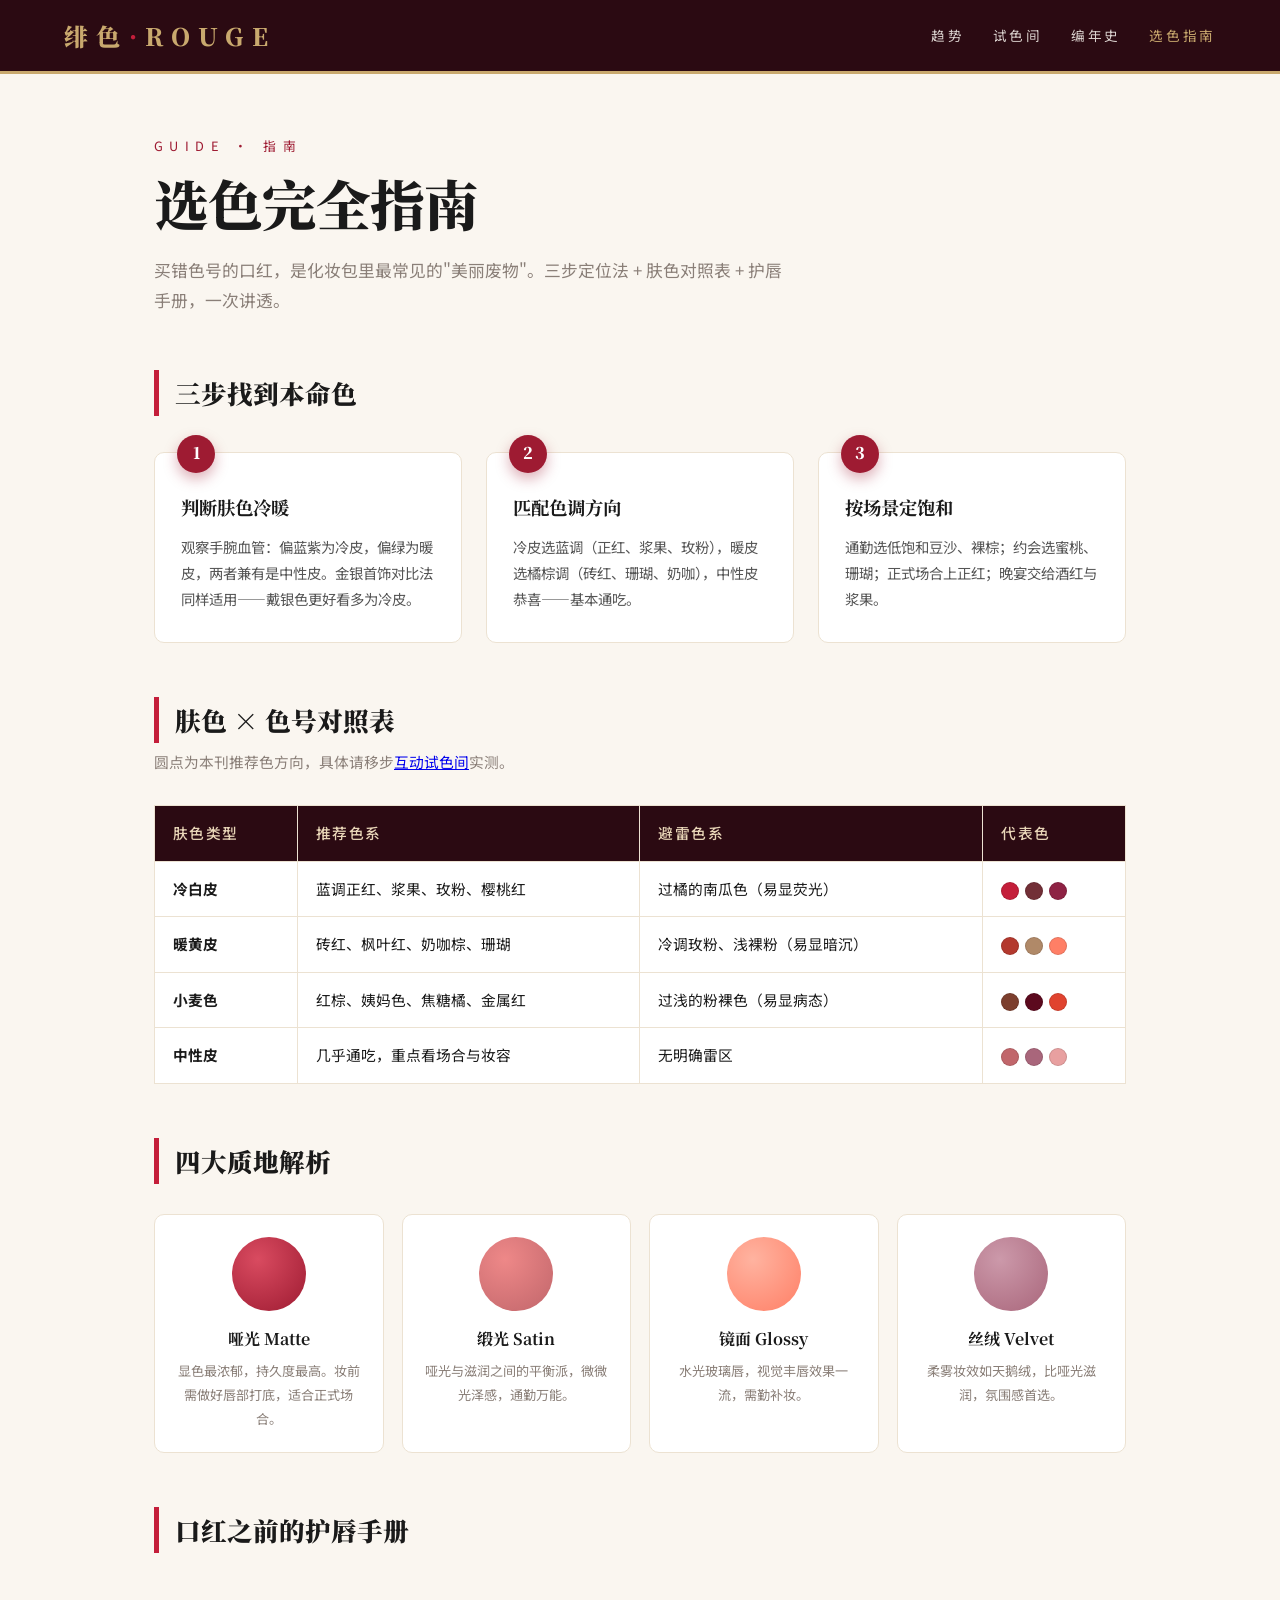
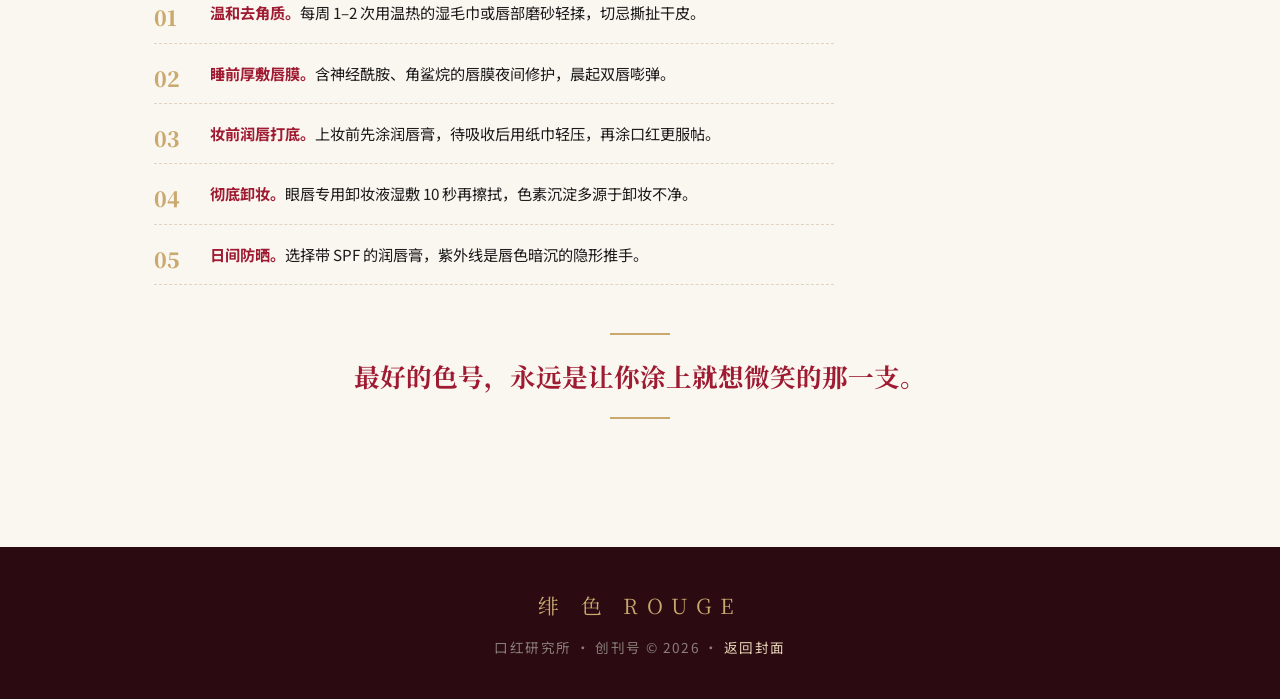
<file: lipstick-magazine/pages/guide.html>
<!DOCTYPE html>
<html lang="zh-CN">
<head>
<meta charset="UTF-8">
<meta name="viewport" content="width=device-width, initial-scale=1.0">
<title>选色完全指南 · 绯色 ROUGE</title>
<link rel="stylesheet" href="../css/style.css">
<link href="https://fonts.googleapis.com/css2?family=Noto+Serif+SC:wght@400;700;900&family=Noto+Sans+SC:wght@300;400;500;700&display=swap" rel="stylesheet">
<style>
  /* 三步流程 */
  .steps { display: grid; grid-template-columns: repeat(auto-fit, minmax(240px, 1fr)); gap: 24px; margin: 36px 0; }
  .step {
    background: #fff; border: 1px solid #ece2d2; border-radius: 10px;
    padding: 30px 26px; position: relative;
  }
  .step .no {
    position: absolute; top: -18px; left: 22px;
    width: 38px; height: 38px; border-radius: 50%;
    background: var(--rouge); color: #fff;
    font-family: var(--serif); font-weight: 900;
    display: flex; align-items: center; justify-content: center;
    box-shadow: 0 6px 14px rgba(158,27,50,.35);
  }
  .step h3 { font-family: var(--serif); margin: 8px 0 10px; font-size: 1.15rem; }
  .step p { font-size: 0.9rem; color: #555; }

  /* 肤色对照表 */
  .tone-table { width: 100%; border-collapse: collapse; margin: 30px 0; background: #fff; font-size: 0.92rem; }
  .tone-table th, .tone-table td { padding: 14px 18px; border: 1px solid #ece2d2; text-align: left; }
  .tone-table th { background: var(--deep); color: var(--gold-light); font-weight: 500; letter-spacing: 0.1em; }
  .tone-table td:first-child { font-weight: 700; white-space: nowrap; }
  .dots { display: inline-flex; gap: 6px; vertical-align: middle; }
  .dot { width: 18px; height: 18px; border-radius: 50%; border: 1px solid rgba(0,0,0,.12); }

  /* 质地卡片 */
  .finishes { display: grid; grid-template-columns: repeat(auto-fit, minmax(200px, 1fr)); gap: 18px; margin: 30px 0; }
  .finish-card {
    border: 1px solid #ece2d2; background: #fff; padding: 22px;
    border-radius: 10px; text-align: center; transition: opacity .7s ease, transform .3s;
  }
  .finish-card:hover { transform: translateY(-5px); }
  .finish-card .texture {
    width: 74px; height: 74px; margin: 0 auto 14px; border-radius: 50%;
  }
  .finish-card h4 { font-family: var(--serif); margin-bottom: 6px; }
  .finish-card p { font-size: 0.82rem; color: var(--grey); }

  /* 护唇步骤 */
  .care { counter-reset: care; max-width: 680px; margin: 30px 0; }
  .care li {
    list-style: none; counter-increment: care;
    padding: 16px 0 16px 56px; position: relative;
    border-bottom: 1px dashed #e0d4c0; font-size: 0.95rem;
  }
  .care li::before {
    content: counter(care, decimal-leading-zero);
    position: absolute; left: 0; top: 16px;
    font-family: var(--serif); font-weight: 900;
    color: var(--gold); font-size: 1.3rem;
  }
  .care li b { color: var(--rouge); }

  h2.section {
    font-family: var(--serif); font-size: 1.6rem; font-weight: 900;
    margin: 54px 0 6px; padding-left: 16px;
    border-left: 5px solid var(--crimson);
  }
  .section-dek { color: var(--grey); font-size: 0.92rem; margin-bottom: 6px; }
</style>
<noscript><style>.reveal{opacity:1;transform:none}</style></noscript>
</head>
<body>

<header class="masthead">
  <a class="logo" href="../index.html">绯色<span>·</span>ROUGE</a>
  <nav>
    <a href="trends.html">趋势</a>
    <a href="swatches.html">试色间</a>
    <a href="history.html">编年史</a>
    <a href="guide.html" class="active">选色指南</a>
  </nav>
</header>

<main class="page">
  <p class="kicker">GUIDE · 指南</p>
  <h1 class="headline">选色完全指南</h1>
  <p class="dek">买错色号的口红，是化妆包里最常见的"美丽废物"。三步定位法 + 肤色对照表 + 护唇手册，一次讲透。</p>

  <!-- 三步定位 -->
  <h2 class="section">三步找到本命色</h2>
  <div class="steps">
    <div class="step reveal">
      <div class="no">1</div>
      <h3>判断肤色冷暖</h3>
      <p>观察手腕血管：偏蓝紫为冷皮，偏绿为暖皮，两者兼有是中性皮。金银首饰对比法同样适用——戴银色更好看多为冷皮。</p>
    </div>
    <div class="step reveal">
      <div class="no">2</div>
      <h3>匹配色调方向</h3>
      <p>冷皮选蓝调（正红、浆果、玫粉），暖皮选橘棕调（砖红、珊瑚、奶咖），中性皮恭喜——基本通吃。</p>
    </div>
    <div class="step reveal">
      <div class="no">3</div>
      <h3>按场景定饱和</h3>
      <p>通勤选低饱和豆沙、裸棕；约会选蜜桃、珊瑚；正式场合上正红；晚宴交给酒红与浆果。</p>
    </div>
  </div>

  <!-- 肤色对照表 -->
  <h2 class="section">肤色 × 色号对照表</h2>
  <p class="section-dek">圆点为本刊推荐色方向，具体请移步<a href="swatches.html">互动试色间</a>实测。</p>
  <table class="tone-table reveal">
    <tr><th>肤色类型</th><th>推荐色系</th><th>避雷色系</th><th>代表色</th></tr>
    <tr>
      <td>冷白皮</td>
      <td>蓝调正红、浆果、玫粉、樱桃红</td>
      <td>过橘的南瓜色（易显荧光）</td>
      <td><span class="dots"><i class="dot" style="background:#C41E3A"></i><i class="dot" style="background:#722F37"></i><i class="dot" style="background:#8E2244"></i></span></td>
    </tr>
    <tr>
      <td>暖黄皮</td>
      <td>砖红、枫叶红、奶咖棕、珊瑚</td>
      <td>冷调玫粉、浅裸粉（易显暗沉）</td>
      <td><span class="dots"><i class="dot" style="background:#B3392E"></i><i class="dot" style="background:#B08968"></i><i class="dot" style="background:#FF7F66"></i></span></td>
    </tr>
    <tr>
      <td>小麦色</td>
      <td>红棕、姨妈色、焦糖橘、金属红</td>
      <td>过浅的粉裸色（易显病态）</td>
      <td><span class="dots"><i class="dot" style="background:#7C3F2E"></i><i class="dot" style="background:#5C0A1E"></i><i class="dot" style="background:#E0432F"></i></span></td>
    </tr>
    <tr>
      <td>中性皮</td>
      <td>几乎通吃，重点看场合与妆容</td>
      <td>无明确雷区</td>
      <td><span class="dots"><i class="dot" style="background:#C1666B"></i><i class="dot" style="background:#A9667B"></i><i class="dot" style="background:#E8A0A0"></i></span></td>
    </tr>
  </table>

  <!-- 质地解析 -->
  <h2 class="section">四大质地解析</h2>
  <div class="finishes">
    <div class="finish-card reveal">
      <div class="texture" style="background:radial-gradient(circle at 35% 30%, #d94b60, #9e1b32)"></div>
      <h4>哑光 Matte</h4>
      <p>显色最浓郁，持久度最高。妆前需做好唇部打底，适合正式场合。</p>
    </div>
    <div class="finish-card reveal">
      <div class="texture" style="background:radial-gradient(circle at 35% 30%, #e88, #c1666b)"></div>
      <h4>缎光 Satin</h4>
      <p>哑光与滋润之间的平衡派，微微光泽感，通勤万能。</p>
    </div>
    <div class="finish-card reveal">
      <div class="texture" style="background:radial-gradient(circle at 35% 30%, #ffb3a0, #ff7f66)"></div>
      <h4>镜面 Glossy</h4>
      <p>水光玻璃唇，视觉丰唇效果一流，需勤补妆。</p>
    </div>
    <div class="finish-card reveal">
      <div class="texture" style="background:radial-gradient(circle at 35% 30%, #c9a, #a9667b)"></div>
      <h4>丝绒 Velvet</h4>
      <p>柔雾妆效如天鹅绒，比哑光滋润，氛围感首选。</p>
    </div>
  </div>

  <!-- 护唇手册 -->
  <h2 class="section">口红之前的护唇手册</h2>
  <ol class="care reveal">
    <li><b>温和去角质。</b>每周 1–2 次用温热的湿毛巾或唇部磨砂轻揉，切忌撕扯干皮。</li>
    <li><b>睡前厚敷唇膜。</b>含神经酰胺、角鲨烷的唇膜夜间修护，晨起双唇嘭弹。</li>
    <li><b>妆前润唇打底。</b>上妆前先涂润唇膏，待吸收后用纸巾轻压，再涂口红更服帖。</li>
    <li><b>彻底卸妆。</b>眼唇专用卸妆液湿敷 10 秒再擦拭，色素沉淀多源于卸妆不净。</li>
    <li><b>日间防晒。</b>选择带 SPF 的润唇膏，紫外线是唇色暗沉的隐形推手。</li>
  </ol>

  <blockquote class="pullquote">最好的色号，永远是让你涂上就想微笑的那一支。</blockquote>
</main>

<footer>
  <div class="foot-logo">绯 色 ROUGE</div>
  <p>口红研究所 · 创刊号 © 2026 · <a href="../index.html">返回封面</a></p>
</footer>

<script src="../js/main.js"></script>
</body>
</html>
</file>
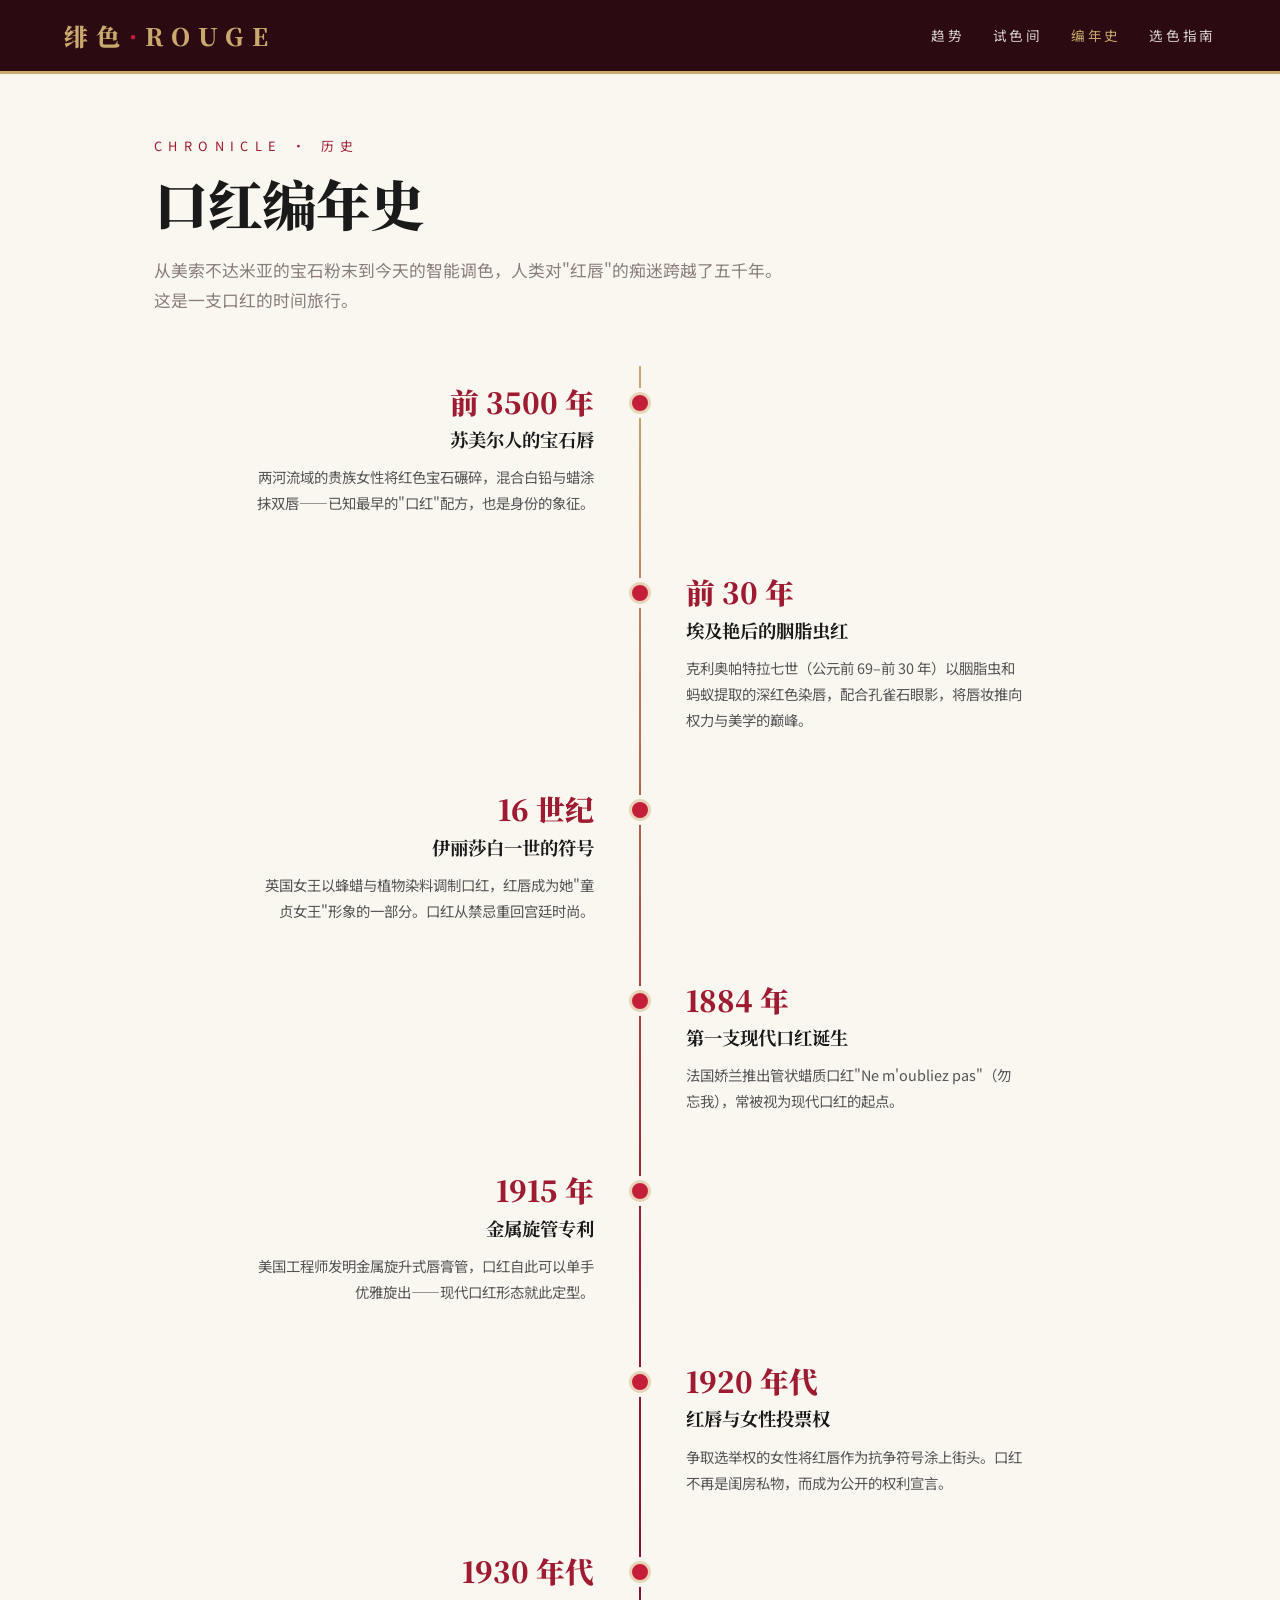
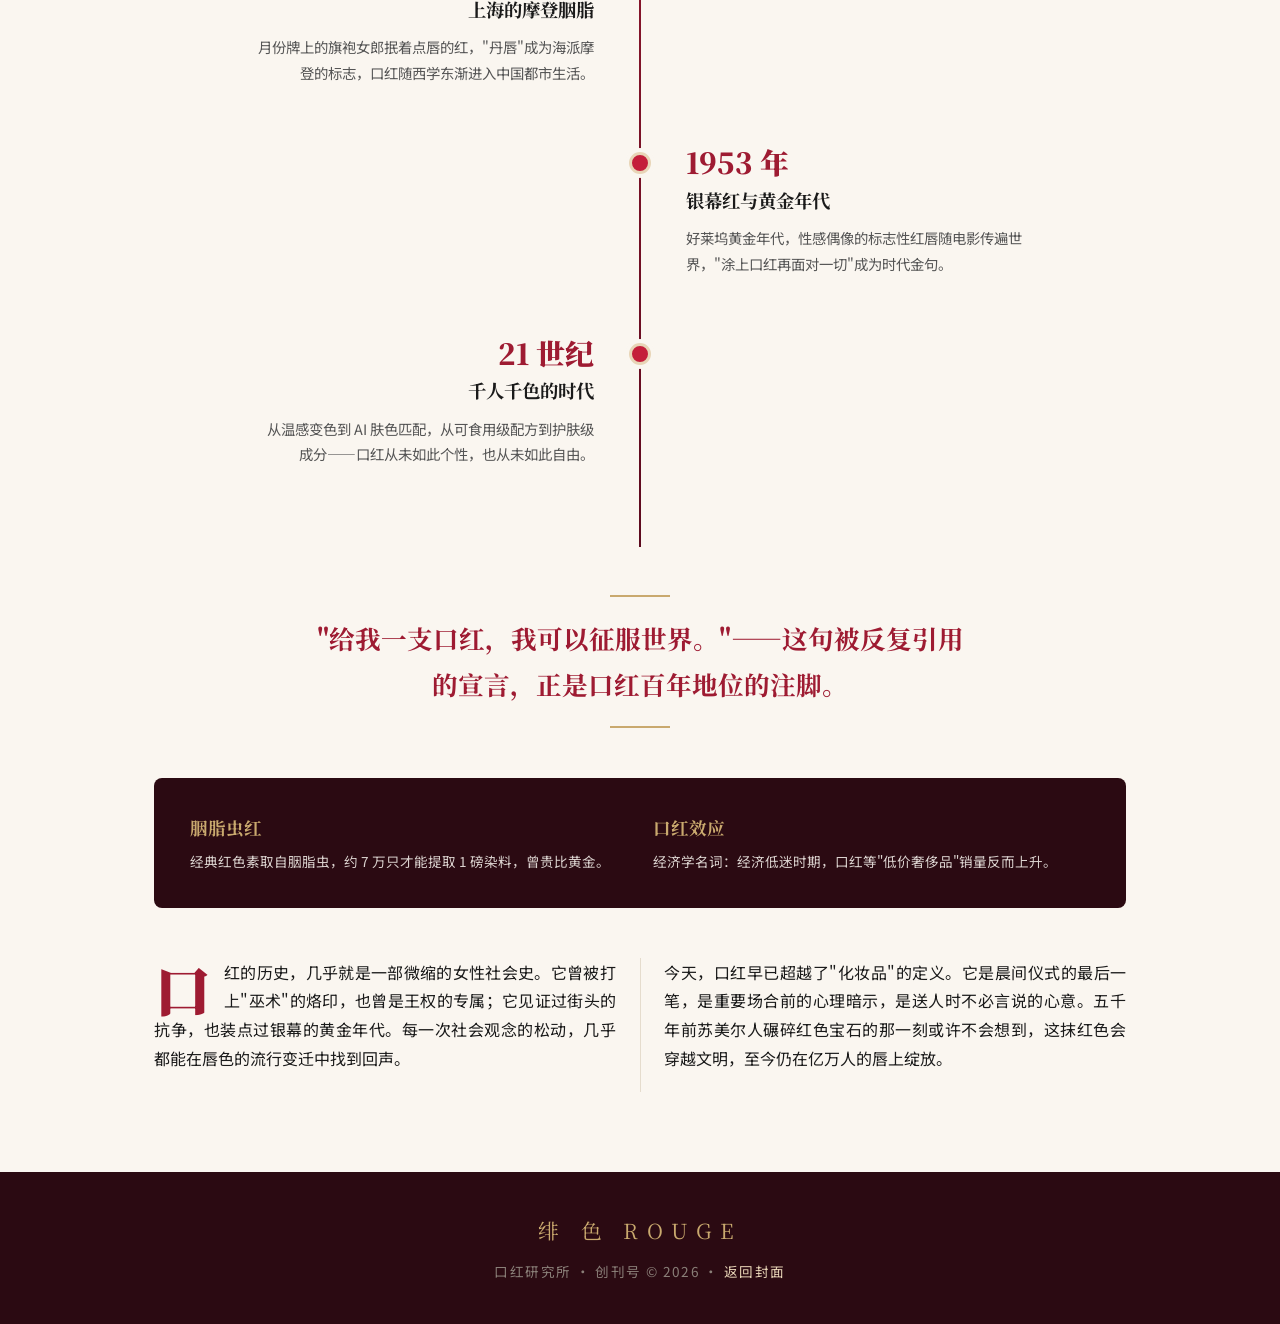
<file: lipstick-magazine/pages/history.html>
<!DOCTYPE html>
<html lang="zh-CN">
<head>
<meta charset="UTF-8">
<meta name="viewport" content="width=device-width, initial-scale=1.0">
<title>口红编年史 · 绯色 ROUGE</title>
<link rel="stylesheet" href="../css/style.css">
<link href="https://fonts.googleapis.com/css2?family=Noto+Serif+SC:wght@400;700;900&family=Noto+Sans+SC:wght@300;400;500;700&display=swap" rel="stylesheet">
<style>
  /* ---------- 时间线 ---------- */
  .timeline { position: relative; max-width: 860px; margin: 50px auto 0; padding: 20px 0; }
  .timeline::before {
    content: '';
    position: absolute; left: 50%; top: 0; bottom: 0;
    width: 2px;
    background: linear-gradient(to bottom, var(--gold), var(--rouge), var(--wine));
    transform: translateX(-50%);
  }
  .era {
    position: relative;
    width: 50%;
    padding: 0 46px 60px;
  }
  .era:nth-child(odd) { left: 0; text-align: right; }
  .era:nth-child(even) { left: 50%; }
  .era::before { /* 时间轴节点 */
    content: '';
    position: absolute; top: 6px;
    width: 16px; height: 16px;
    background: var(--crimson);
    border: 3px solid var(--gold-light);
    border-radius: 50%;
    box-shadow: 0 0 0 4px var(--cream);
  }
  .era:nth-child(odd)::before { right: -11px; }
  .era:nth-child(even)::before { left: -11px; }
  .era .year {
    font-family: var(--serif);
    font-size: 1.8rem;
    font-weight: 900;
    color: var(--rouge);
    line-height: 1.1;
  }
  .era h3 { font-family: var(--serif); font-size: 1.15rem; margin: 6px 0 8px; }
  .era p { font-size: 0.9rem; color: #555; }

  @media (max-width: 700px) {
    .timeline::before { left: 12px; }
    .era, .era:nth-child(odd), .era:nth-child(even) {
      width: 100%; left: 0; text-align: left; padding: 0 0 46px 44px;
    }
    .era:nth-child(odd)::before, .era:nth-child(even)::before { left: 4px; right: auto; }
  }

  /* 趣味档案条 */
  .archive {
    background: var(--deep);
    color: var(--cream);
    border-radius: 8px;
    padding: 34px 36px;
    margin: 50px 0;
    display: grid;
    grid-template-columns: repeat(auto-fit, minmax(200px, 1fr));
    gap: 26px;
  }
  .archive b { color: var(--gold); font-family: var(--serif); display: block; font-size: 1.1rem; margin-bottom: 6px; }
  .archive p { font-size: 0.85rem; opacity: .85; }
</style>
<noscript><style>.reveal{opacity:1;transform:none}</style></noscript>
</head>
<body>

<header class="masthead">
  <a class="logo" href="../index.html">绯色<span>·</span>ROUGE</a>
  <nav>
    <a href="trends.html">趋势</a>
    <a href="swatches.html">试色间</a>
    <a href="history.html" class="active">编年史</a>
    <a href="guide.html">选色指南</a>
  </nav>
</header>

<main class="page">
  <p class="kicker">CHRONICLE · 历史</p>
  <h1 class="headline">口红编年史</h1>
  <p class="dek">从美索不达米亚的宝石粉末到今天的智能调色，人类对"红唇"的痴迷跨越了五千年。这是一支口红的时间旅行。</p>

  <div class="timeline">
    <div class="era reveal">
      <div class="year">前 3500 年</div>
      <h3>苏美尔人的宝石唇</h3>
      <p>两河流域的贵族女性将红色宝石碾碎，混合白铅与蜡涂抹双唇——已知最早的"口红"配方，也是身份的象征。</p>
    </div>
    <div class="era reveal">
      <div class="year">前 30 年</div>
      <h3>埃及艳后的胭脂虫红</h3>
      <p>克利奥帕特拉七世（公元前 69–前 30 年）以胭脂虫和蚂蚁提取的深红色染唇，配合孔雀石眼影，将唇妆推向权力与美学的巅峰。</p>
    </div>
    <div class="era reveal">
      <div class="year">16 世纪</div>
      <h3>伊丽莎白一世的符号</h3>
      <p>英国女王以蜂蜡与植物染料调制口红，红唇成为她"童贞女王"形象的一部分。口红从禁忌重回宫廷时尚。</p>
    </div>
    <div class="era reveal">
      <div class="year">1884 年</div>
      <h3>第一支现代口红诞生</h3>
      <p>法国娇兰推出管状蜡质口红"Ne m'oubliez pas"（勿忘我），常被视为现代口红的起点。</p>
    </div>
    <div class="era reveal">
      <div class="year">1915 年</div>
      <h3>金属旋管专利</h3>
      <p>美国工程师发明金属旋升式唇膏管，口红自此可以单手优雅旋出——现代口红形态就此定型。</p>
    </div>
    <div class="era reveal">
      <div class="year">1920 年代</div>
      <h3>红唇与女性投票权</h3>
      <p>争取选举权的女性将红唇作为抗争符号涂上街头。口红不再是闺房私物，而成为公开的权利宣言。</p>
    </div>
    <div class="era reveal">
      <div class="year">1930 年代</div>
      <h3>上海的摩登胭脂</h3>
      <p>月份牌上的旗袍女郎抿着点唇的红，"丹唇"成为海派摩登的标志，口红随西学东渐进入中国都市生活。</p>
    </div>
    <div class="era reveal">
      <div class="year">1953 年</div>
      <h3>银幕红与黄金年代</h3>
      <p>好莱坞黄金年代，性感偶像的标志性红唇随电影传遍世界，"涂上口红再面对一切"成为时代金句。</p>
    </div>
    <div class="era reveal">
      <div class="year">21 世纪</div>
      <h3>千人千色的时代</h3>
      <p>从温感变色到 AI 肤色匹配，从可食用级配方到护肤级成分——口红从未如此个性，也从未如此自由。</p>
    </div>
  </div>

  <blockquote class="pullquote">"给我一支口红，我可以征服世界。"——这句被反复引用的宣言，正是口红百年地位的注脚。</blockquote>

  <div class="archive reveal">
    <div><b>胭脂虫红</b><p>经典红色素取自胭脂虫，约 7 万只才能提取 1 磅染料，曾贵比黄金。</p></div>
    <div><b>口红效应</b><p>经济学名词：经济低迷时期，口红等"低价奢侈品"销量反而上升。</p></div>
  </div>

  <div class="two-col reveal">
    <p class="dropcap">口红的历史，几乎就是一部微缩的女性社会史。它曾被打上"巫术"的烙印，也曾是王权的专属；它见证过街头的抗争，也装点过银幕的黄金年代。每一次社会观念的松动，几乎都能在唇色的流行变迁中找到回声。</p>
    <p>今天，口红早已超越了"化妆品"的定义。它是晨间仪式的最后一笔，是重要场合前的心理暗示，是送人时不必言说的心意。五千年前苏美尔人碾碎红色宝石的那一刻或许不会想到，这抹红色会穿越文明，至今仍在亿万人的唇上绽放。</p>
  </div>
</main>

<footer>
  <div class="foot-logo">绯 色 ROUGE</div>
  <p>口红研究所 · 创刊号 © 2026 · <a href="../index.html">返回封面</a></p>
</footer>

<script src="../js/main.js"></script>
</body>
</html>
</file>
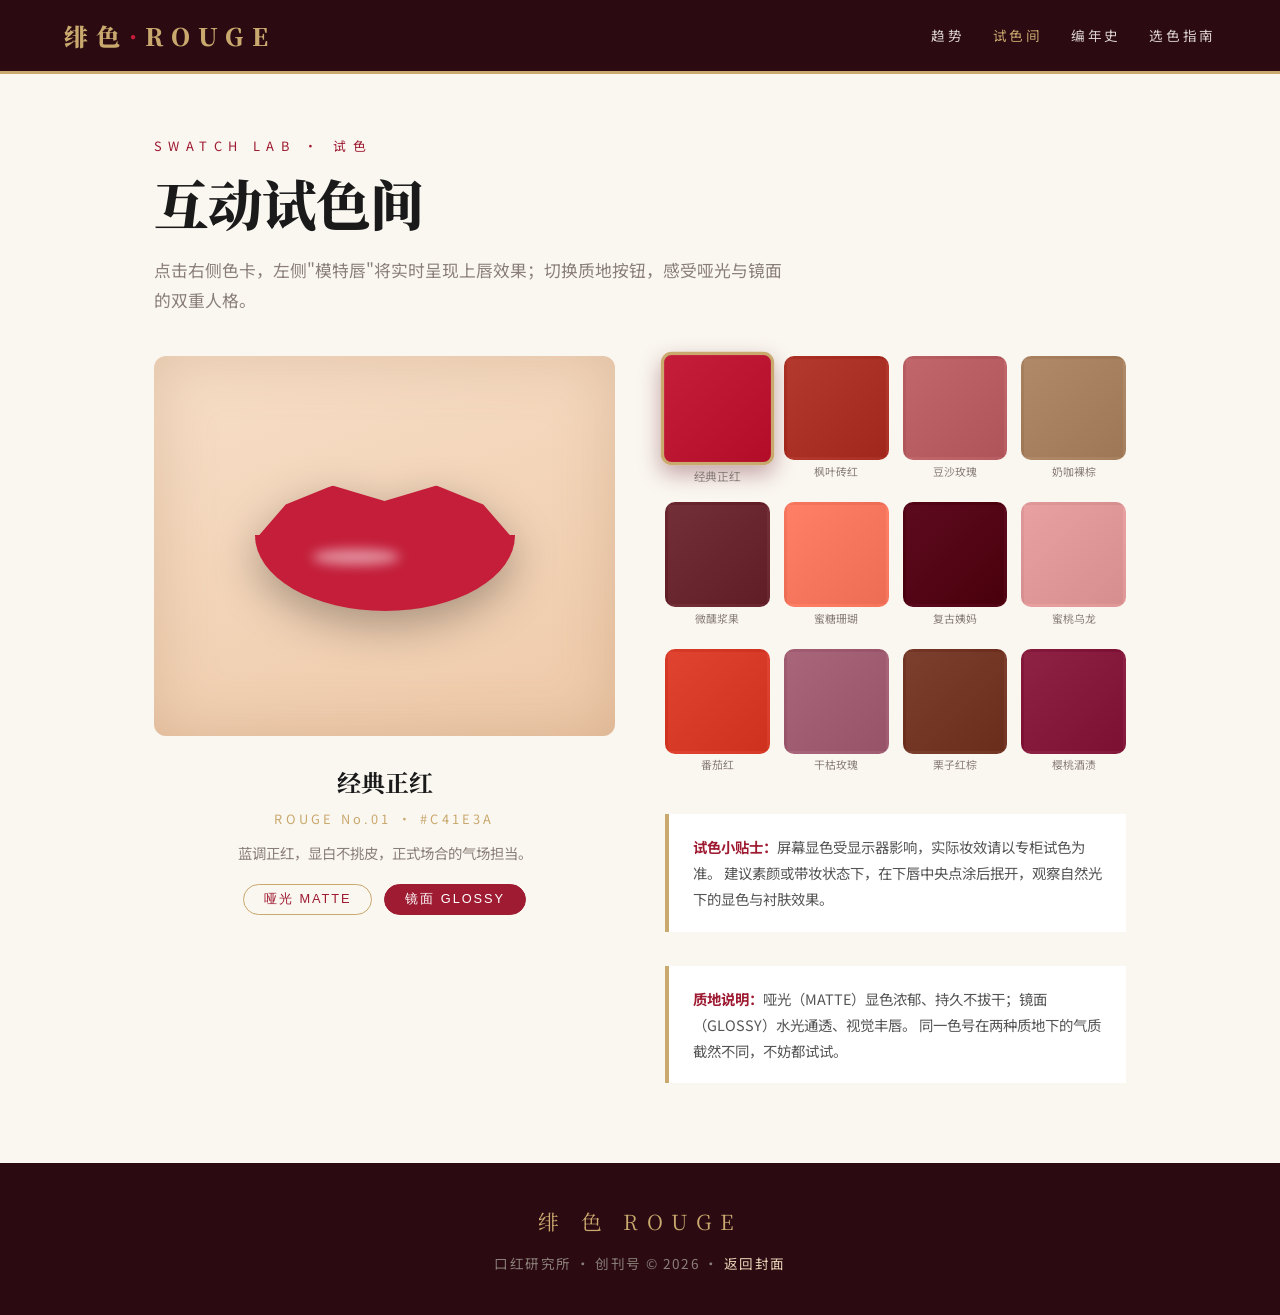
<file: lipstick-magazine/pages/swatches.html>
<!DOCTYPE html>
<html lang="zh-CN">
<head>
<meta charset="UTF-8">
<meta name="viewport" content="width=device-width, initial-scale=1.0">
<title>互动试色间 · 绯色 ROUGE</title>
<link rel="stylesheet" href="../css/style.css">
<link href="https://fonts.googleapis.com/css2?family=Noto+Serif+SC:wght@400;700;900&family=Noto+Sans+SC:wght@300;400;500;700&display=swap" rel="stylesheet">
<style>
  .lab {
    display: grid;
    grid-template-columns: 1fr 1fr;
    gap: 50px;
    align-items: start;
    margin-top: 20px;
  }
  @media (max-width: 860px) { .lab { grid-template-columns: 1fr; } }

  /* ---------- 唇部预览 ---------- */
  .lips-stage {
    background: linear-gradient(160deg, #f7dfc8, #eeC9a8);
    border-radius: 12px;
    min-height: 380px;
    display: flex;
    align-items: center;
    justify-content: center;
    position: sticky;
    top: 90px;
    box-shadow: inset 0 0 60px rgba(160,110,70,.25);
  }
  .lips {
    width: 260px; height: 130px;
    position: relative;
    transition: all .5s ease;
    filter: drop-shadow(0 14px 22px rgba(0,0,0,.3));
  }
  .lip-upper, .lip-lower {
    position: absolute; left: 0; width: 100%;
    background: var(--lip, #c41e3a);
    transition: background .5s ease;
  }
  .lip-upper {
    top: 0; height: 46%;
    border-radius: 50% 50% 0 0 / 100% 100% 0 0;
    clip-path: polygon(0 100%, 12% 40%, 30% 8%, 50% 34%, 70% 8%, 88% 40%, 100% 100%);
  }
  .lip-lower {
    bottom: 0; height: 58%;
    border-radius: 0 0 50% 50% / 0 0 100% 100%;
  }
  .lips.glossy .lip-lower::after {
    content: '';
    position: absolute; top: 18%; left: 22%;
    width: 34%; height: 22%;
    background: rgba(255,255,255,.5);
    border-radius: 50%;
    filter: blur(6px);
  }
  .lips.matte { filter: drop-shadow(0 14px 22px rgba(0,0,0,.3)) saturate(.92); }

  .shade-info { text-align: center; margin-top: 24px; }
  .shade-info h3 { font-family: var(--serif); font-size: 1.5rem; }
  .shade-info .code { color: var(--gold); letter-spacing: 0.25em; font-size: 0.8rem; margin: 4px 0 10px; }
  .shade-info p { font-size: 0.9rem; color: var(--grey); max-width: 420px; margin: 0 auto; }

  .finish-switch { display: flex; justify-content: center; gap: 12px; margin-top: 18px; }
  .finish-btn {
    border: 1px solid var(--gold); background: transparent;
    color: var(--rouge); padding: 6px 20px; border-radius: 999px;
    cursor: pointer; font-size: 0.8rem; letter-spacing: 0.15em;
    transition: all .3s;
  }
  .finish-btn.on { background: var(--rouge); color: #fff; border-color: var(--rouge); }

  /* ---------- 色卡 ---------- */
  .palette {
    display: grid;
    grid-template-columns: repeat(4, 1fr);
    column-gap: 14px;
    row-gap: 42px; /* 留出下方文字标签空间，避免被下一行色卡遮挡 */
  }
  @media (max-width: 480px) { .palette { grid-template-columns: repeat(3, 1fr); } }
  .chip {
    display: block; width: 100%; padding: 0; font: inherit;
    aspect-ratio: 1;
    border-radius: 10px;
    cursor: pointer;
    border: 3px solid transparent;
    transition: transform .25s, border-color .25s, box-shadow .25s;
    position: relative;
  }
  .chip:focus-visible { outline: 3px solid var(--rouge); outline-offset: 5px; }
  .chip:hover { transform: scale(1.08); }
  .chip.on { border-color: var(--gold); box-shadow: 0 8px 20px rgba(92,10,30,.35); transform: scale(1.08); }
  .chip span {
    position: absolute; bottom: -24px; left: -4px; right: -4px;
    font-size: 0.68rem; text-align: center; color: var(--grey);
    white-space: nowrap; overflow: hidden; text-overflow: ellipsis;
  }
  .palette-wrap { padding-bottom: 26px; }

  .tip-box {
    margin-top: 34px;
    background: #fff;
    border-left: 4px solid var(--gold);
    padding: 20px 24px;
    font-size: 0.9rem;
    color: #555;
  }
  .tip-box b { color: var(--rouge); }
</style>
</head>
<body>

<header class="masthead">
  <a class="logo" href="../index.html">绯色<span>·</span>ROUGE</a>
  <nav>
    <a href="trends.html">趋势</a>
    <a href="swatches.html" class="active">试色间</a>
    <a href="history.html">编年史</a>
    <a href="guide.html">选色指南</a>
  </nav>
</header>

<main class="page">
  <p class="kicker">SWATCH LAB · 试色</p>
  <h1 class="headline">互动试色间</h1>
  <p class="dek">点击右侧色卡，左侧"模特唇"将实时呈现上唇效果；切换质地按钮，感受哑光与镜面的双重人格。</p>

  <div class="lab">
    <!-- 预览区 -->
    <div>
      <div class="lips-stage">
        <div class="lips glossy" id="lips">
          <div class="lip-upper"></div>
          <div class="lip-lower"></div>
        </div>
      </div>
      <div class="shade-info">
        <h3 id="shadeName">经典正红</h3>
        <div class="code" id="shadeCode">ROUGE No.01 · #C41E3A</div>
        <p id="shadeDesc">蓝调正红，显白不挑皮，正式场合的气场担当。</p>
      </div>
      <div class="finish-switch">
        <button class="finish-btn" data-finish="matte">哑光 MATTE</button>
        <button class="finish-btn on" data-finish="glossy">镜面 GLOSSY</button>
      </div>
    </div>

    <!-- 色卡区 -->
    <div>
      <div class="palette-wrap">
        <div class="palette" id="palette"></div>
      </div>
      <div class="tip-box">
        <b>试色小贴士：</b>屏幕显色受显示器影响，实际妆效请以专柜试色为准。
        建议素颜或带妆状态下，在下唇中央点涂后抿开，观察自然光下的显色与衬肤效果。
      </div>
      <div class="tip-box">
        <b>质地说明：</b>哑光（MATTE）显色浓郁、持久不拔干；镜面（GLOSSY）水光通透、视觉丰唇。
        同一色号在两种质地下的气质截然不同，不妨都试试。
      </div>
    </div>
  </div>
</main>

<footer>
  <div class="foot-logo">绯 色 ROUGE</div>
  <p>口红研究所 · 创刊号 © 2026 · <a href="../index.html">返回封面</a></p>
</footer>

<script>
  // 12 款色号数据
  const SHADES = [
    { name: '经典正红',   code: 'ROUGE No.01', hex: '#C41E3A', desc: '蓝调正红，显白不挑皮，正式场合的气场担当。' },
    { name: '枫叶砖红',   code: 'ROUGE No.02', hex: '#B3392E', desc: '秋冬氛围感天花板，黄皮友好的暖调砖红。' },
    { name: '豆沙玫瑰',   code: 'ROUGE No.03', hex: '#C1666B', desc: '通勤首选 MLBB 色，温柔得体不张扬。' },
    { name: '奶咖裸棕',   code: 'ROUGE No.04', hex: '#B08968', desc: '伪素颜神器，低饱和奶咖棕，日常百搭。' },
    { name: '微醺浆果',   code: 'ROUGE No.05', hex: '#722F37', desc: '红酒渍般的莓果色，复古画报的微醺感。' },
    { name: '蜜糖珊瑚',   code: 'ROUGE No.06', hex: '#FF7F66', desc: '春夏元气担当，果汁感十足的橘粉珊瑚。' },
    { name: '复古姨妈',   code: 'ROUGE No.07', hex: '#5C0A1E', desc: '深酒红，冷艳高级，晚宴压场专用色。' },
    { name: '蜜桃乌龙',   code: 'ROUGE No.08', hex: '#E8A0A0', desc: '奶雾粉橘，少女感与茶系温柔的混合体。' },
    { name: '番茄红',     code: 'ROUGE No.09', hex: '#E0432F', desc: '熟透番茄的鲜亮橘红，活泼显气色。' },
    { name: '干枯玫瑰',   code: 'ROUGE No.10', hex: '#A9667B', desc: '灰调玫瑰，清冷疏离的氛围感美人色。' },
    { name: '栗子红棕',   code: 'ROUGE No.11', hex: '#7C3F2E', desc: '焦糖栗子融入红棕，秋日毛衣绝配。' },
    { name: '樱桃酒渍',   code: 'ROUGE No.12', hex: '#8E2244', desc: '咬下一口黑樱桃，甜酷少女的显白秘密。' },
  ];

  const palette = document.getElementById('palette');
  const lips = document.getElementById('lips');
  const nameEl = document.getElementById('shadeName');
  const codeEl = document.getElementById('shadeCode');
  const descEl = document.getElementById('shadeDesc');

  SHADES.forEach((s, i) => {
    const chip = document.createElement('button');
    chip.type = 'button';
    chip.setAttribute('aria-pressed', String(i === 0));
    chip.className = 'chip' + (i === 0 ? ' on' : '');
    chip.style.background = `linear-gradient(135deg, ${s.hex}, ${shade(s.hex, -18)})`;
    chip.innerHTML = `<span>${s.name}</span>`;
    chip.title = s.name;
    chip.addEventListener('click', () => {
      document.querySelectorAll('.chip').forEach(c => {
        c.classList.remove('on');
        c.setAttribute('aria-pressed', 'false');
      });
      chip.classList.add('on');
      chip.setAttribute('aria-pressed', 'true');
      lips.style.setProperty('--lip', s.hex);
      nameEl.textContent = s.name;
      codeEl.textContent = `${s.code} · ${s.hex.toUpperCase()}`;
      descEl.textContent = s.desc;
    });
    palette.appendChild(chip);
  });

  // 颜色加深工具
  function shade(hex, amt) {
    const n = parseInt(hex.slice(1), 16);
    const f = v => Math.max(0, Math.min(255, v + amt));
    return '#' + [n >> 16, (n >> 8) & 255, n & 255].map(v => f(v).toString(16).padStart(2, '0')).join('');
  }

  // 质地切换
  document.querySelectorAll('.finish-btn').forEach(btn => {
    btn.addEventListener('click', () => {
      document.querySelectorAll('.finish-btn').forEach(b => b.classList.remove('on'));
      btn.classList.add('on');
      lips.classList.toggle('glossy', btn.dataset.finish === 'glossy');
      lips.classList.toggle('matte', btn.dataset.finish === 'matte');
    });
  });
</script>
<script src="../js/main.js"></script>
</body>
</html>
</file>
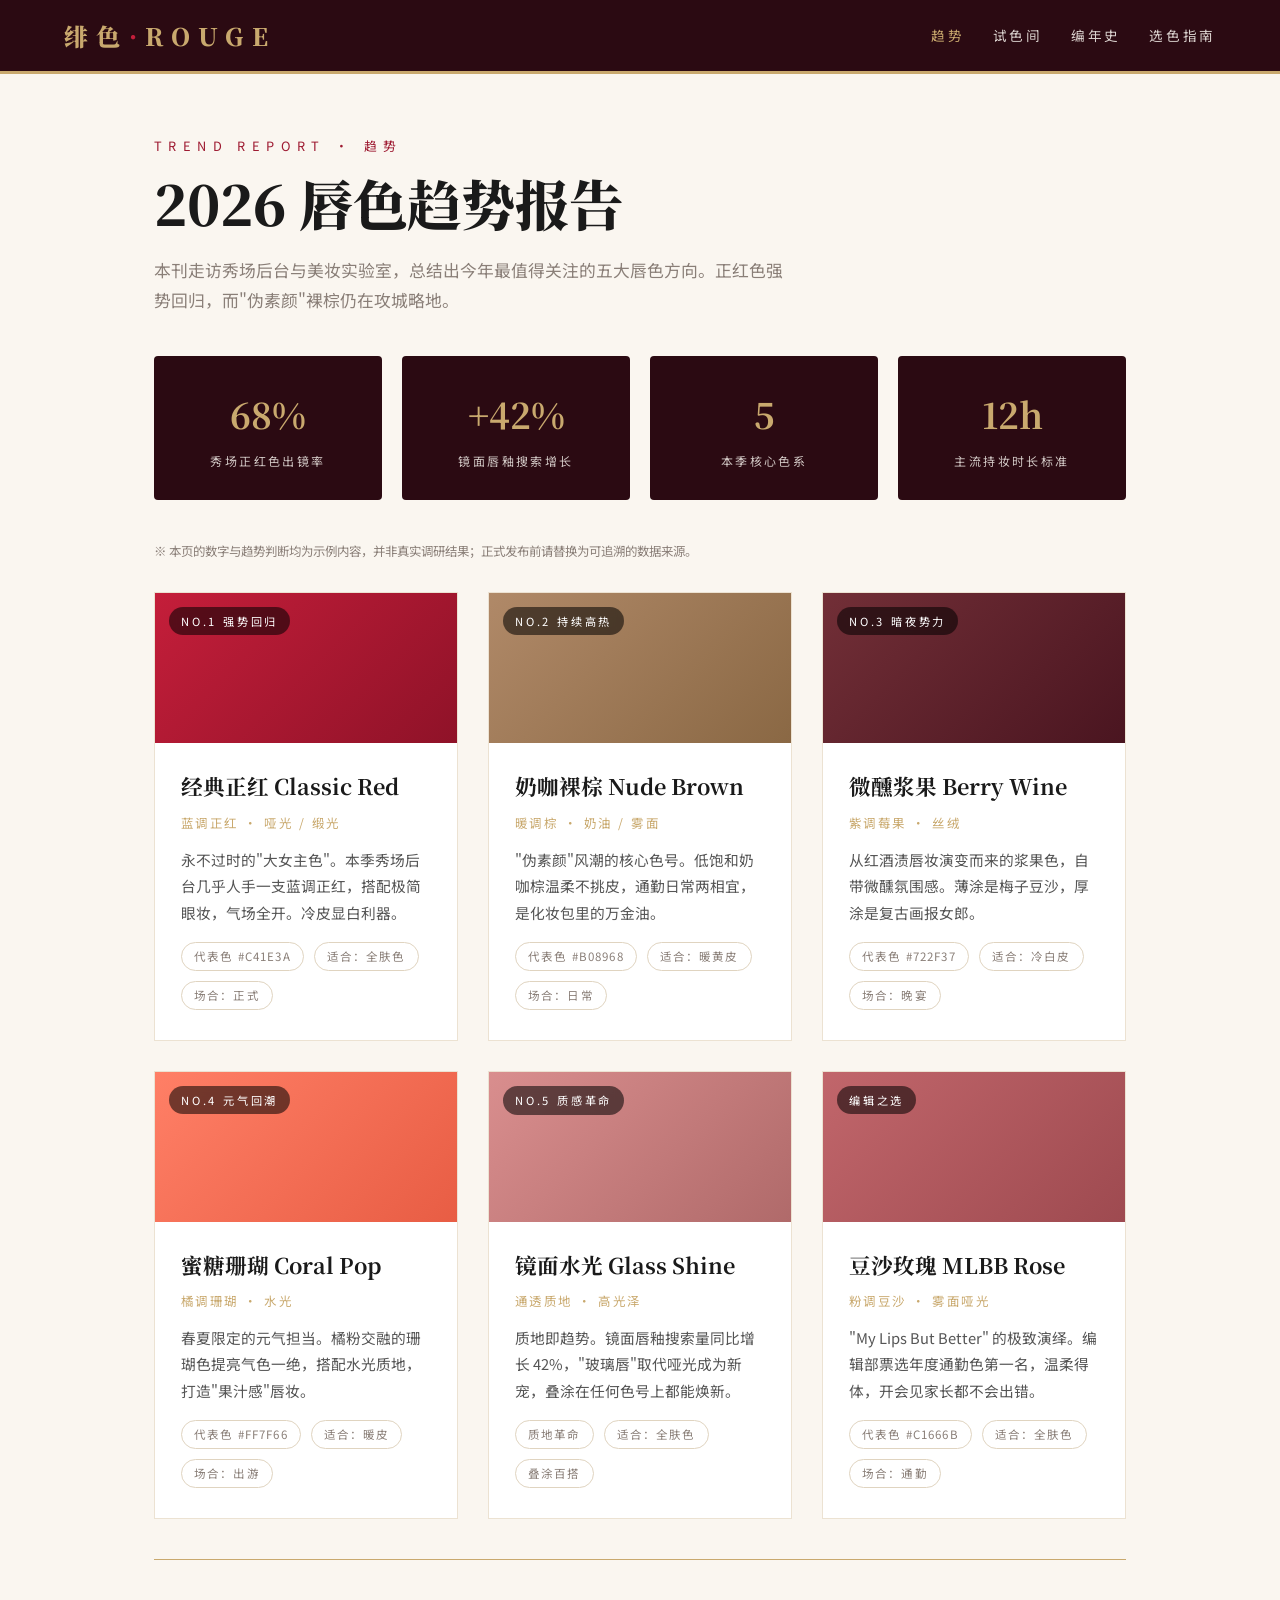
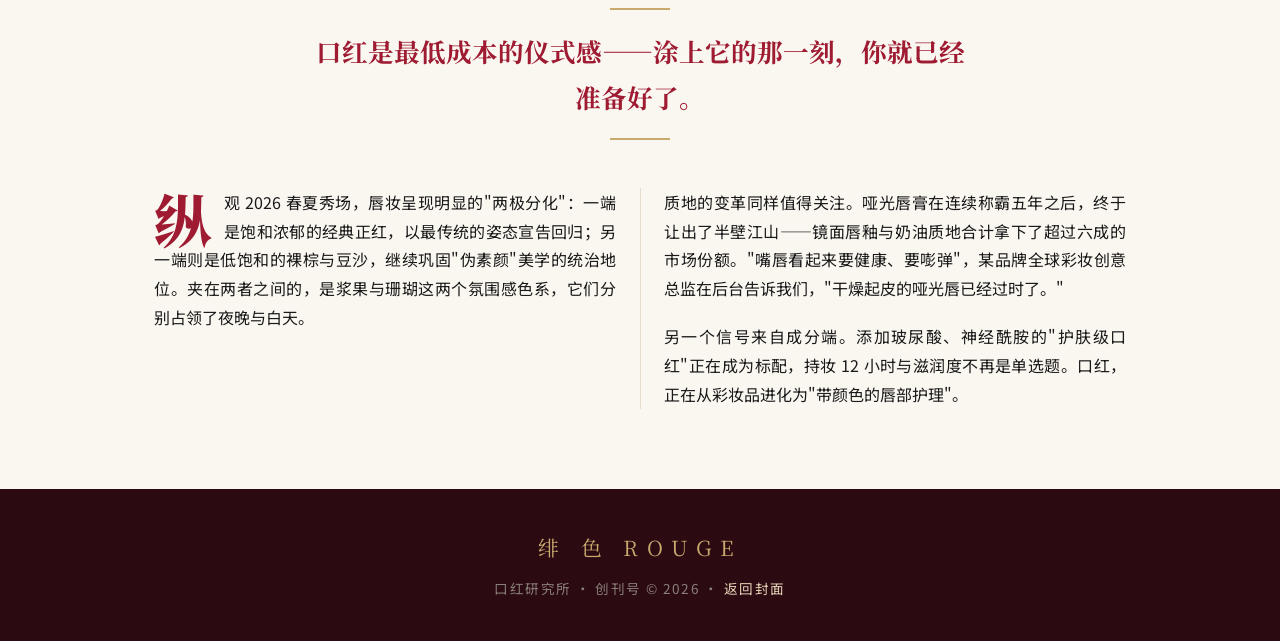
<file: lipstick-magazine/pages/trends.html>
<!DOCTYPE html>
<html lang="zh-CN">
<head>
<meta charset="UTF-8">
<meta name="viewport" content="width=device-width, initial-scale=1.0">
<title>唇色趋势报告 · 绯色 ROUGE</title>
<link rel="stylesheet" href="../css/style.css">
<link href="https://fonts.googleapis.com/css2?family=Noto+Serif+SC:wght@400;700;900&family=Noto+Sans+SC:wght@300;400;500;700&display=swap" rel="stylesheet">
<style>
  .trend-grid {
    display: grid;
    grid-template-columns: repeat(auto-fit, minmax(300px, 1fr));
    gap: 30px;
    margin-top: 30px;
  }
  .trend-card {
    background: #fff;
    border: 1px solid #ece2d2;
    overflow: hidden;
    transition: opacity .7s ease, transform .3s, box-shadow .3s;
  }
  .trend-card:hover { transform: translateY(-6px); box-shadow: 0 18px 40px rgba(92,10,30,.14); }
  .swatch-hero { height: 150px; position: relative; }
  .swatch-hero .tag {
    position: absolute; top: 14px; left: 14px;
    background: rgba(0,0,0,.55); color: #fff;
    font-size: 0.7rem; letter-spacing: 0.25em;
    padding: 4px 12px; border-radius: 999px;
    backdrop-filter: blur(4px);
  }
  .trend-body { padding: 24px 26px 30px; }
  .trend-body h3 { font-family: var(--serif); font-size: 1.35rem; margin-bottom: 6px; }
  .trend-body .tone { font-size: 0.78rem; color: var(--gold); letter-spacing: 0.2em; margin-bottom: 12px; }
  .trend-body p { font-size: 0.92rem; color: #555; }
  .meta-row {
    display: flex; gap: 10px; margin-top: 16px; flex-wrap: wrap;
  }
  .meta-row span {
    font-size: 0.72rem; letter-spacing: 0.1em;
    border: 1px solid #e0d4c0; color: var(--grey);
    padding: 3px 12px; border-radius: 999px;
  }

  /* 数据条 */
  .stat-block {
    display: grid; grid-template-columns: repeat(auto-fit, minmax(160px, 1fr));
    gap: 20px; margin: 40px 0;
  }
  .stat {
    background: var(--deep); color: var(--cream);
    padding: 26px 20px; text-align: center; border-radius: 4px;
  }
  .stat b { font-family: var(--serif); font-size: 2.2rem; color: var(--gold); display: block; }
  .stat small { font-size: 0.75rem; letter-spacing: 0.2em; opacity: .8; }
  .data-note { font-size: .78rem; color: var(--grey); margin-bottom: 30px; }
</style>
<noscript><style>.reveal{opacity:1;transform:none}</style></noscript>
</head>
<body>

<header class="masthead">
  <a class="logo" href="../index.html">绯色<span>·</span>ROUGE</a>
  <nav>
    <a href="trends.html" class="active">趋势</a>
    <a href="swatches.html">试色间</a>
    <a href="history.html">编年史</a>
    <a href="guide.html">选色指南</a>
  </nav>
</header>

<main class="page">
  <p class="kicker">TREND REPORT · 趋势</p>
  <h1 class="headline">2026 唇色趋势报告</h1>
  <p class="dek">本刊走访秀场后台与美妆实验室，总结出今年最值得关注的五大唇色方向。正红色强势回归，而"伪素颜"裸棕仍在攻城略地。</p>

  <div class="stat-block reveal">
    <div class="stat"><b>68%</b><small>秀场正红色出镜率</small></div>
    <div class="stat"><b>+42%</b><small>镜面唇釉搜索增长</small></div>
    <div class="stat"><b>5</b><small>本季核心色系</small></div>
    <div class="stat"><b>12h</b><small>主流持妆时长标准</small></div>
  </div>

  <p class="data-note">※ 本页的数字与趋势判断均为示例内容，并非真实调研结果；正式发布前请替换为可追溯的数据来源。</p>

  <div class="trend-grid">
    <article class="trend-card reveal">
      <div class="swatch-hero" style="background:linear-gradient(135deg,#c41e3a,#8f1228)">
        <span class="tag">NO.1 强势回归</span>
      </div>
      <div class="trend-body">
        <h3>经典正红 Classic Red</h3>
        <div class="tone">蓝调正红 · 哑光 / 缎光</div>
        <p>永不过时的"大女主色"。本季秀场后台几乎人手一支蓝调正红，搭配极简眼妆，气场全开。冷皮显白利器。</p>
        <div class="meta-row"><span>代表色 #C41E3A</span><span>适合：全肤色</span><span>场合：正式</span></div>
      </div>
    </article>

    <article class="trend-card reveal">
      <div class="swatch-hero" style="background:linear-gradient(135deg,#b08968,#8a6844)">
        <span class="tag">NO.2 持续高热</span>
      </div>
      <div class="trend-body">
        <h3>奶咖裸棕 Nude Brown</h3>
        <div class="tone">暖调棕 · 奶油 / 雾面</div>
        <p>"伪素颜"风潮的核心色号。低饱和奶咖棕温柔不挑皮，通勤日常两相宜，是化妆包里的万金油。</p>
        <div class="meta-row"><span>代表色 #B08968</span><span>适合：暖黄皮</span><span>场合：日常</span></div>
      </div>
    </article>

    <article class="trend-card reveal">
      <div class="swatch-hero" style="background:linear-gradient(135deg,#722f37,#4a1520)">
        <span class="tag">NO.3 暗夜势力</span>
      </div>
      <div class="trend-body">
        <h3>微醺浆果 Berry Wine</h3>
        <div class="tone">紫调莓果 · 丝绒</div>
        <p>从红酒渍唇妆演变而来的浆果色，自带微醺氛围感。薄涂是梅子豆沙，厚涂是复古画报女郎。</p>
        <div class="meta-row"><span>代表色 #722F37</span><span>适合：冷白皮</span><span>场合：晚宴</span></div>
      </div>
    </article>

    <article class="trend-card reveal">
      <div class="swatch-hero" style="background:linear-gradient(135deg,#ff7f66,#e85d44)">
        <span class="tag">NO.4 元气回潮</span>
      </div>
      <div class="trend-body">
        <h3>蜜糖珊瑚 Coral Pop</h3>
        <div class="tone">橘调珊瑚 · 水光</div>
        <p>春夏限定的元气担当。橘粉交融的珊瑚色提亮气色一绝，搭配水光质地，打造"果汁感"唇妆。</p>
        <div class="meta-row"><span>代表色 #FF7F66</span><span>适合：暖皮</span><span>场合：出游</span></div>
      </div>
    </article>

    <article class="trend-card reveal">
      <div class="swatch-hero" style="background:linear-gradient(135deg,#d98e8e,#b06a6a)">
        <span class="tag">NO.5 质感革命</span>
      </div>
      <div class="trend-body">
        <h3>镜面水光 Glass Shine</h3>
        <div class="tone">通透质地 · 高光泽</div>
        <p>质地即趋势。镜面唇釉搜索量同比增长 42%，"玻璃唇"取代哑光成为新宠，叠涂在任何色号上都能焕新。</p>
        <div class="meta-row"><span>质地革命</span><span>适合：全肤色</span><span>叠涂百搭</span></div>
      </div>
    </article>

    <article class="trend-card reveal">
      <div class="swatch-hero" style="background:linear-gradient(135deg,#c1666b,#9e4a50)">
        <span class="tag">编辑之选</span>
      </div>
      <div class="trend-body">
        <h3>豆沙玫瑰 MLBB Rose</h3>
        <div class="tone">粉调豆沙 · 雾面哑光</div>
        <p>"My Lips But Better" 的极致演绎。编辑部票选年度通勤色第一名，温柔得体，开会见家长都不会出错。</p>
        <div class="meta-row"><span>代表色 #C1666B</span><span>适合：全肤色</span><span>场合：通勤</span></div>
      </div>
    </article>
  </div>

  <hr class="rule">

  <blockquote class="pullquote">口红是最低成本的仪式感——涂上它的那一刻，你就已经准备好了。</blockquote>

  <div class="two-col reveal">
    <p class="dropcap">纵观 2026 春夏秀场，唇妆呈现明显的"两极分化"：一端是饱和浓郁的经典正红，以最传统的姿态宣告回归；另一端则是低饱和的裸棕与豆沙，继续巩固"伪素颜"美学的统治地位。夹在两者之间的，是浆果与珊瑚这两个氛围感色系，它们分别占领了夜晚与白天。</p>
    <p>质地的变革同样值得关注。哑光唇膏在连续称霸五年之后，终于让出了半壁江山——镜面唇釉与奶油质地合计拿下了超过六成的市场份额。"嘴唇看起来要健康、要嘭弹"，某品牌全球彩妆创意总监在后台告诉我们，"干燥起皮的哑光唇已经过时了。"</p>
    <p>另一个信号来自成分端。添加玻尿酸、神经酰胺的"护肤级口红"正在成为标配，持妆 12 小时与滋润度不再是单选题。口红，正在从彩妆品进化为"带颜色的唇部护理"。</p>
  </div>
</main>

<footer>
  <div class="foot-logo">绯 色 ROUGE</div>
  <p>口红研究所 · 创刊号 © 2026 · <a href="../index.html">返回封面</a></p>
</footer>

<script src="../js/main.js"></script>
</body>
</html>
</file>
<file: lipstick-magazine/css/style.css>
/* ============================================================
   《绯色 ROUGE》口红杂志 · 全局样式
   色彩系统：绯红 / 酒红 / 鎏金 / 米白
   ============================================================ */

:root {
  --rouge: #9e1b32;
  --crimson: #c41e3a;
  --wine: #5c0a1e;
  --deep: #2b0a12;
  --gold: #c9a96e;
  --gold-light: #e8d5b7;
  --cream: #faf6f0;
  --paper: #f5efe6;
  --ink: #1a1a1a;
  --grey: #8a7f78;
  --serif: 'Noto Serif SC', 'Songti SC', serif;
  --sans: 'Noto Sans SC', -apple-system, sans-serif;
}

* { margin: 0; padding: 0; box-sizing: border-box; }

html { scroll-behavior: smooth; }

body {
  font-family: var(--sans);
  background: var(--cream);
  color: var(--ink);
  line-height: 1.8;
}

/* ---------- 顶部刊头 ---------- */
.masthead {
  background: var(--deep);
  color: var(--cream);
  padding: 14px 5vw;
  display: flex;
  justify-content: space-between;
  align-items: center;
  border-bottom: 3px solid var(--gold);
  position: sticky;
  top: 0;
  z-index: 100;
}

.masthead .logo {
  font-family: var(--serif);
  font-size: 1.5rem;
  font-weight: 900;
  letter-spacing: 0.35em;
  color: var(--gold);
  text-decoration: none;
}

.masthead .logo span { color: var(--crimson); }

.masthead nav { display: flex; gap: 28px; }

.masthead nav a {
  color: var(--cream);
  text-decoration: none;
  font-size: 0.85rem;
  letter-spacing: 0.2em;
  opacity: 0.85;
  transition: color .3s, opacity .3s;
}

.masthead nav a:hover,
.masthead nav a.active { color: var(--gold); opacity: 1; }

/* ---------- 通用版式 ---------- */
.page { max-width: 1100px; margin: 0 auto; padding: 60px 5vw 80px; }

.kicker {
  font-size: 0.8rem;
  letter-spacing: 0.5em;
  color: var(--rouge);
  text-transform: uppercase;
  margin-bottom: 12px;
}

.headline {
  font-family: var(--serif);
  font-size: clamp(2rem, 5vw, 3.4rem);
  font-weight: 900;
  line-height: 1.25;
  margin-bottom: 18px;
}

.dek {
  font-size: 1.05rem;
  color: var(--grey);
  max-width: 640px;
  margin-bottom: 40px;
}

.rule {
  border: none;
  border-top: 1px solid var(--gold);
  margin: 40px 0;
  position: relative;
}

.rule::after {
  content: '❦';
  position: absolute;
  top: -14px;
  left: 50%;
  transform: translateX(-50%);
  background: var(--cream);
  padding: 0 14px;
  color: var(--gold);
}

/* 首字下沉 */
.dropcap::first-letter {
  font-family: var(--serif);
  font-size: 3.6em;
  font-weight: 900;
  float: left;
  line-height: 0.85;
  margin: 6px 12px 0 0;
  color: var(--rouge);
}

/* 双栏正文 */
.two-col { columns: 2; column-gap: 48px; column-rule: 1px solid #e5dccd; }
.two-col p { margin-bottom: 1.2em; text-align: justify; break-inside: avoid; }

@media (max-width: 760px) { .two-col { columns: 1; } }

/* 引语 */
.pullquote {
  font-family: var(--serif);
  font-size: 1.6rem;
  font-weight: 700;
  color: var(--rouge);
  text-align: center;
  max-width: 700px;
  margin: 48px auto;
  padding: 0 24px;
  position: relative;
}

.pullquote::before,
.pullquote::after {
  content: '';
  display: block;
  width: 60px;
  height: 2px;
  background: var(--gold);
  margin: 18px auto;
}

/* ---------- 页脚 ---------- */
footer {
  background: var(--deep);
  color: var(--grey);
  text-align: center;
  padding: 40px 5vw;
  font-size: 0.85rem;
  letter-spacing: 0.1em;
}

footer .foot-logo {
  font-family: var(--serif);
  font-size: 1.3rem;
  letter-spacing: 0.4em;
  color: var(--gold);
  margin-bottom: 10px;
}

footer a { color: var(--gold-light); text-decoration: none; }
footer a:hover { color: var(--gold); }

/* ---------- 通用动效 ---------- */
.reveal {
  opacity: 0;
  transform: translateY(28px);
  transition: opacity .7s ease, transform .7s ease;
}

.reveal.visible { opacity: 1; transform: none; }

/* 减少动态效果：系统设置“减少动态效果”时关闭过渡与动画 */
@media (prefers-reduced-motion: reduce) {
  *, *::before, *::after { animation: none !important; transition: none !important; scroll-behavior: auto !important; }
}
</file>
<file: css/magazine-pretext.css>
*,*::before,*::after{margin:0;padding:0;box-sizing:border-box}
html{scroll-behavior:smooth}
body{
  font-family:'Noto Sans SC',sans-serif;
  background:#f4f4f4;color:#222;line-height:1.7
}

/* nav */
nav{
  position:fixed;top:0;left:0;right:0;z-index:100;height:54px;
  background:rgba(255,255,255,.93);backdrop-filter:blur(8px);
  padding:0 36px;display:flex;align-items:center;gap:28px;
  box-shadow:0 1px 10px rgba(0,0,0,.06);font-size:.82rem
}
nav .br{
  font-family:'Playfair Display',serif;font-weight:700;
  font-size:inherit;letter-spacing:2px;color:#c9a96e;margin-right:auto
}
nav a{text-decoration:none;color:#555;transition:color .2s}
nav a:hover{color:#c9a96e}

/* section */
.sc{
  min-height:100vh;padding:90px 48px 56px;
  max-width:1200px;margin:0 auto 20px;
  background:#fff;box-shadow:0 2px 20px rgba(0,0,0,.04)
}
.sl{
  font-family:'Playfair Display',serif;
  font-size:.7rem;letter-spacing:3px;text-transform:uppercase;
  color:#c9a96e;margin-bottom:2px
}
.st{
  font-size:1.5rem;font-weight:300;color:#999;
  margin-bottom:28px;letter-spacing:1px
}

/* hud */
.hud{
  display:flex;gap:18px;align-items:center;flex-wrap:wrap;
  background:#fafafa;padding:10px 18px;margin-bottom:22px;
  border-radius:6px;border:1px solid #eee;
  font-size:.8rem;color:#666
}
.hud label{display:flex;align-items:center;gap:8px}
.hud input[type=range]{width:80px;cursor:pointer}
.hud .v{font-family:monospace;color:#999;min-width:40px}

/* pill */
.pill{
  display:inline-flex;gap:14px;font-size:.7rem;
  font-family:'Courier New',monospace;color:#888;margin-top:14px;flex-wrap:wrap
}
.pill span{background:#f4f4f4;padding:2px 10px;border-radius:3px}
.pill b{color:#c9a96e}

/* dash */
#d{
  position:fixed;bottom:16px;right:16px;z-index:999;
  background:rgba(26,26,46,.93);backdrop-filter:blur(8px);
  color:#fff;padding:12px 16px;border-radius:8px;
  font:.65rem 'Courier New',monospace;min-width:180px;
  border:1px solid rgba(255,255,255,.08)
}
#d h4{font-size:.55rem;letter-spacing:2px;text-transform:uppercase;color:#c9a96e;margin-bottom:4px}
#d .r{display:flex;justify-content:space-between;padding:2px 0;border-bottom:1px solid rgba(255,255,255,.05)}
#d .r:last-child{border-bottom:none}
#d .v{color:#7bf}

/* ════════════════════════════════════════
   1. 通栏式
   ════════════════════════════════════════ */
.col1{max-width:720px;margin:0 auto}
.col1-hdr{text-align:center;margin-bottom:40px;padding-bottom:28px;border-bottom:1px solid #eee}
.col1-cat{font-size:.68rem;letter-spacing:3px;text-transform:uppercase;color:#c9a96e;margin-bottom:10px}
.col1-h1{font-family:'Noto Serif SC',serif;font-size:2.2rem;font-weight:700;line-height:1.25;color:#111;margin-bottom:8px}
.col1-sub{font-size:.95rem;color:#888;font-weight:300}
.col1-body{font-size:1.05rem;line-height:2.2;color:#444}
.col1-body p{margin-bottom:1.6em;text-indent:2em}
.col1-body p:first-child{text-indent:0}

/* ════════════════════════════════════════
   2. 双栏式
   ════════════════════════════════════════ */
.two-wrap{column-gap:44px;column-rule:1px solid #eee;text-align:justify;transition:column-count .3s}
.two-p{margin-bottom:1.4em;text-indent:2em}
.two-p:first-child{text-indent:0}
.dc::first-letter{
  float:left;font-family:'Playfair Display',serif;
  font-size:4.2rem;line-height:.8;padding-right:10px;padding-top:6px;
  color:#c9a96e;font-weight:700
}
.pq{
  column-span:all;margin:36px 0;padding:28px 40px;
  background:#fafafa;border-left:4px solid #c9a96e;
  font-family:'Noto Serif SC',serif;font-size:1.2rem;line-height:1.6;color:#111;position:relative
}
.pq::before{
  content:'\201C';font-family:'Playfair Display',serif;
  font-size:4.4rem;color:#c9a96e;opacity:.2;
  position:absolute;top:2px;left:14px;line-height:1
}
.pq cite{display:block;margin-top:12px;font-size:.75rem;font-family:'Noto Sans SC',sans-serif;color:#999;font-style:normal}

/* ════════════════════════════════════════
   3. 三栏式
   ════════════════════════════════════════ */
.three-wrap{column-gap:32px;column-rule:1px solid #eee;text-align:justify;transition:column-count .3s}
.three-p{margin-bottom:1.2em;text-indent:2em;font-size:.92rem}
.three-p:first-child{text-indent:0}
.three-hdr{text-align:center;margin-bottom:32px}
.three-cat{font-size:.65rem;letter-spacing:3px;text-transform:uppercase;color:#c9a96e;margin-bottom:8px}
.three-h1{font-family:'Noto Serif SC',serif;font-size:1.8rem;font-weight:700;color:#111;margin-bottom:6px}

/* ════════════════════════════════════════
   4. 图文绕排
   ════════════════════════════════════════ */
.wrap{border:1px solid #eee;padding:36px;position:relative}
.wrap-img{
  float:left;width:200px;height:260px;margin:4px 24px 12px 0;
  background:linear-gradient(135deg,#e8ddd0,#d5c5b5);
  display:flex;align-items:center;justify-content:center;
  font-size:.7rem;letter-spacing:2px;color:#998;
  shape-outside:margin-box
}
.wrap-img.r{float:right;margin:4px 0 12px 24px}
.wrap-p{font-size:.95rem;line-height:2;color:#444;margin-bottom:1.2em;text-indent:2em}
.wrap-p:first-child{text-indent:0}

/* ════════════════════════════════════════
   5. 交错对位
   ════════════════════════════════════════ */
.stagger{display:flex;flex-direction:column;gap:28px}
.stag{
  display:grid;grid-template-columns:1fr 1fr;gap:0;min-height:240px;
  border:1px solid #eee
}
.stag-img{
  background:
    linear-gradient(45deg,#c9a96e15,#e9456015),
    url("data:image/svg+xml,%3Csvg xmlns='http://www.w3.org/2000/svg' viewBox='0 0 400 300'%3E%3Crect fill='%23f5f5f5' width='400' height='300'/%3E%3Crect fill='%23e0d5c5' x='40' y='40' width='320' height='220' opacity='.5'/%3E%3C/svg%3E");
  background-size:cover;background-position:center;min-height:240px
}
.stag-body{padding:32px 28px;display:flex;flex-direction:column;justify-content:center}
.stag-kicker{font-size:.65rem;letter-spacing:3px;text-transform:uppercase;color:#c9a96e;margin-bottom:10px}
.stag-h3{font-family:'Noto Serif SC',serif;font-size:1.3rem;font-weight:700;color:#111;margin-bottom:10px;line-height:1.25}
.stag-p{font-size:.88rem;color:#555;line-height:1.9}
.stag.r{direction:rtl}
.stag.r>*{direction:ltr}

/* ════════════════════════════════════════
   6. 模块化网格
   ════════════════════════════════════════ */
.mgrid{display:grid;grid-template-columns:repeat(4,1fr);gap:16px}
.mcell{
  border:1px solid #eee;padding:20px;border-radius:4px;
  background:#fcfcfc;min-height:160px;
  display:flex;flex-direction:column
}
.mcell.w2{grid-column:span 2}
.mcell.w4{grid-column:span 4}
.mcell.h2{grid-row:span 2}
.mcell.accent{background:#c9a96e;color:#fff;border-color:#c9a96e}
.mcell.accent .mp{color:rgba(255,255,255,.9)}
.mnum{font-family:'Playfair Display',serif;font-size:1.8rem;font-weight:700;line-height:1;opacity:.15;margin-bottom:10px}
.mcell.accent .mnum{opacity:.25}
.mh4{font-size:.85rem;font-weight:600;margin-bottom:8px;color:#111}
.mcell.accent .mh4{color:#fff}
.mp{font-size:.78rem;color:#666;line-height:1.6;flex:1}

/* ════════════════════════════════════════
   7. 自由版式
   ════════════════════════════════════════ */
.free{
  position:relative;min-height:640px;border:1px solid #eee;
  background:linear-gradient(160deg,#fafafa,#f4f4f4)
}
.free-el{
  position:absolute;padding:20px 24px;max-width:320px
}
.free-el.hl{background:#c9a96e;color:#fff}
.free-el.hl p{color:rgba(255,255,255,.9)}
.free-el h4{font-family:'Noto Serif SC',serif;font-size:calc(1.1rem * var(--fs,1));margin-bottom:6px}
.free-el p{font-size:calc(.85rem * var(--fs,1));color:#555;line-height:1.7}
.free-el .ct{font-size:calc(.65rem * var(--fs,1));letter-spacing:2px;text-transform:uppercase;color:#c9a96e;margin-bottom:4px}
.free-el.hl .ct{color:rgba(255,255,255,.7)}

/* responsive */
@media(max-width:900px){
  .sc{padding:80px 20px 40px}
  .stag,.stag.r{grid-template-columns:1fr;direction:ltr}
  .stag-img{min-height:200px}
  .mgrid{grid-template-columns:repeat(2,1fr)}
  .mcell.w2{grid-column:span 2}
  .mcell.w2:not(.accent),.mcell.w4{grid-column:span 1}
  nav a:not(.br){display:none}
  .free-el{position:static!important;max-width:none!important;border-bottom:1px solid #eee}
}
@media(max-width:600px){
  .mgrid{grid-template-columns:1fr}.mcell.w2{grid-column:span 1}
  .wrap-img{float:none!important;width:100%;margin:0 0 12px!important;height:200px}
}

/* 减少动态效果：系统设置“减少动态效果”时关闭过渡与动画 */
@media (prefers-reduced-motion:reduce){
  *,*::before,*::after{animation:none!important;transition:none!important;scroll-behavior:auto!important}
}
</file>
